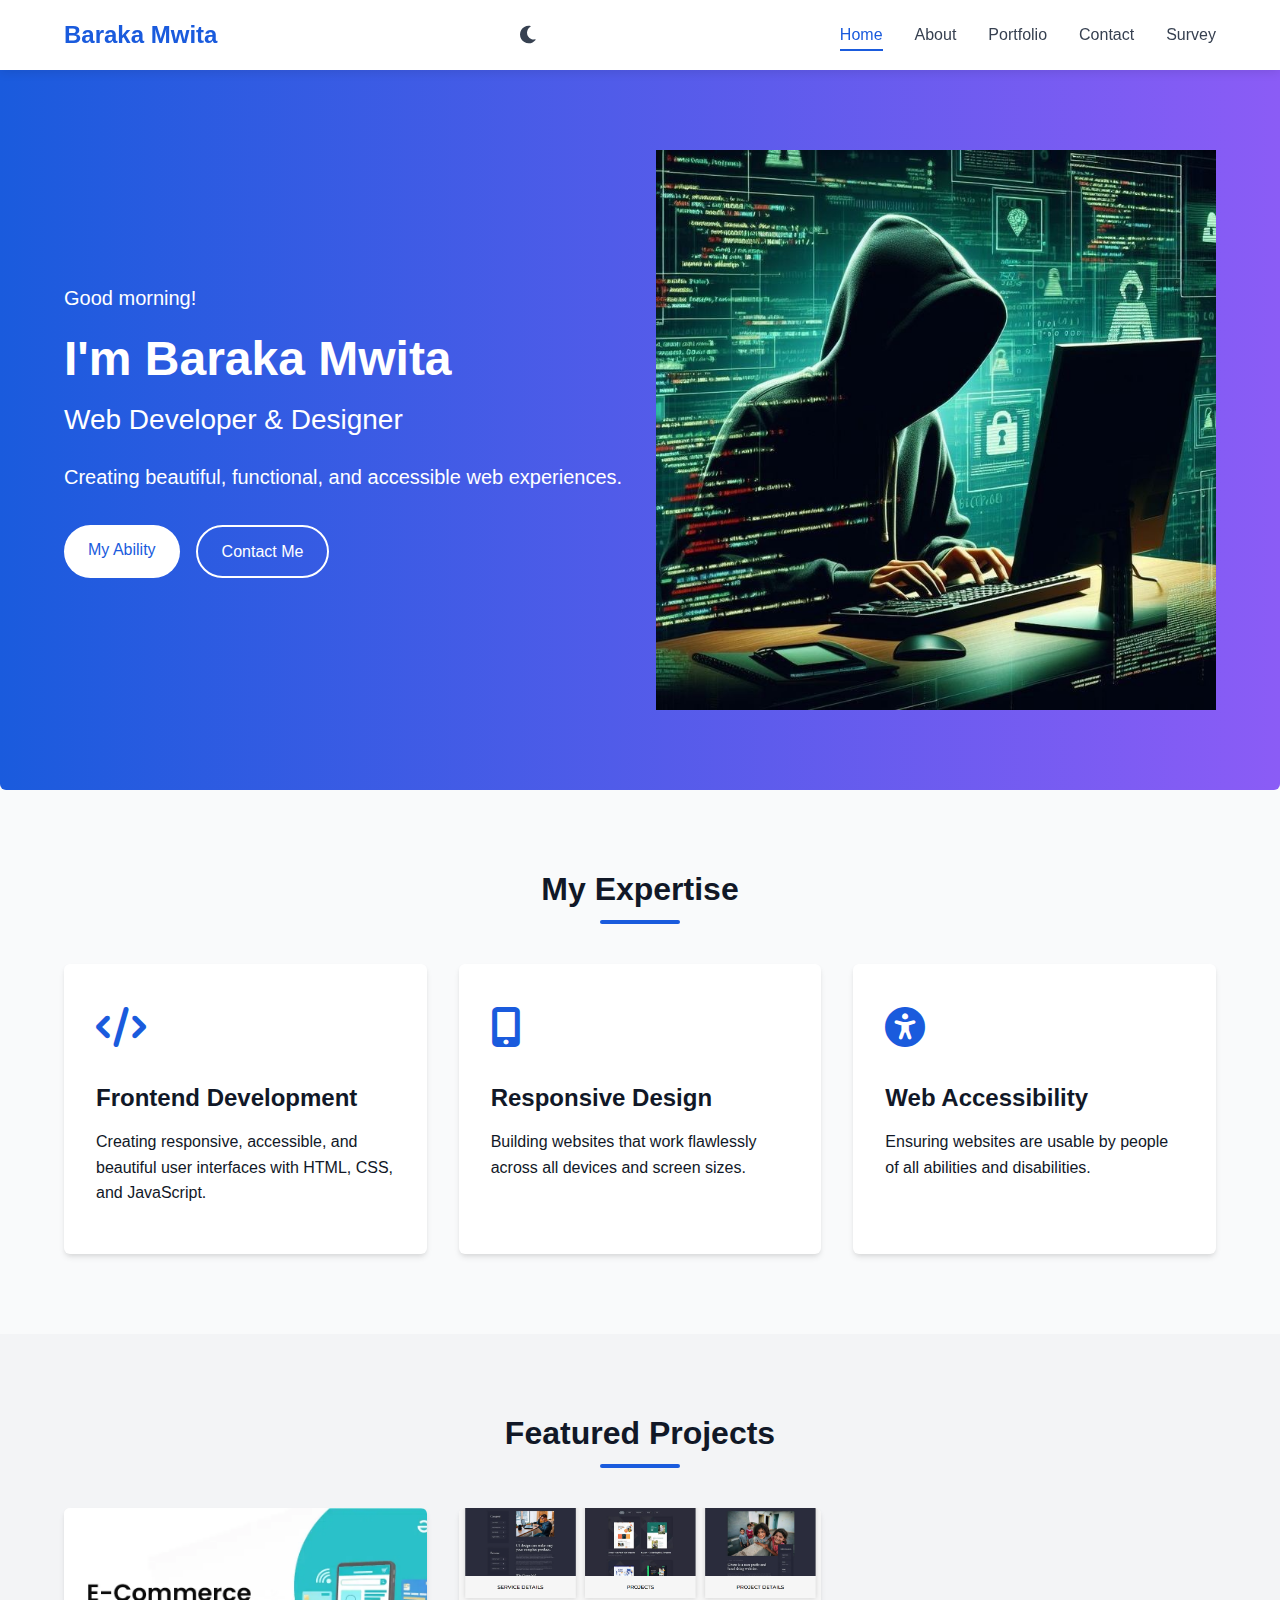
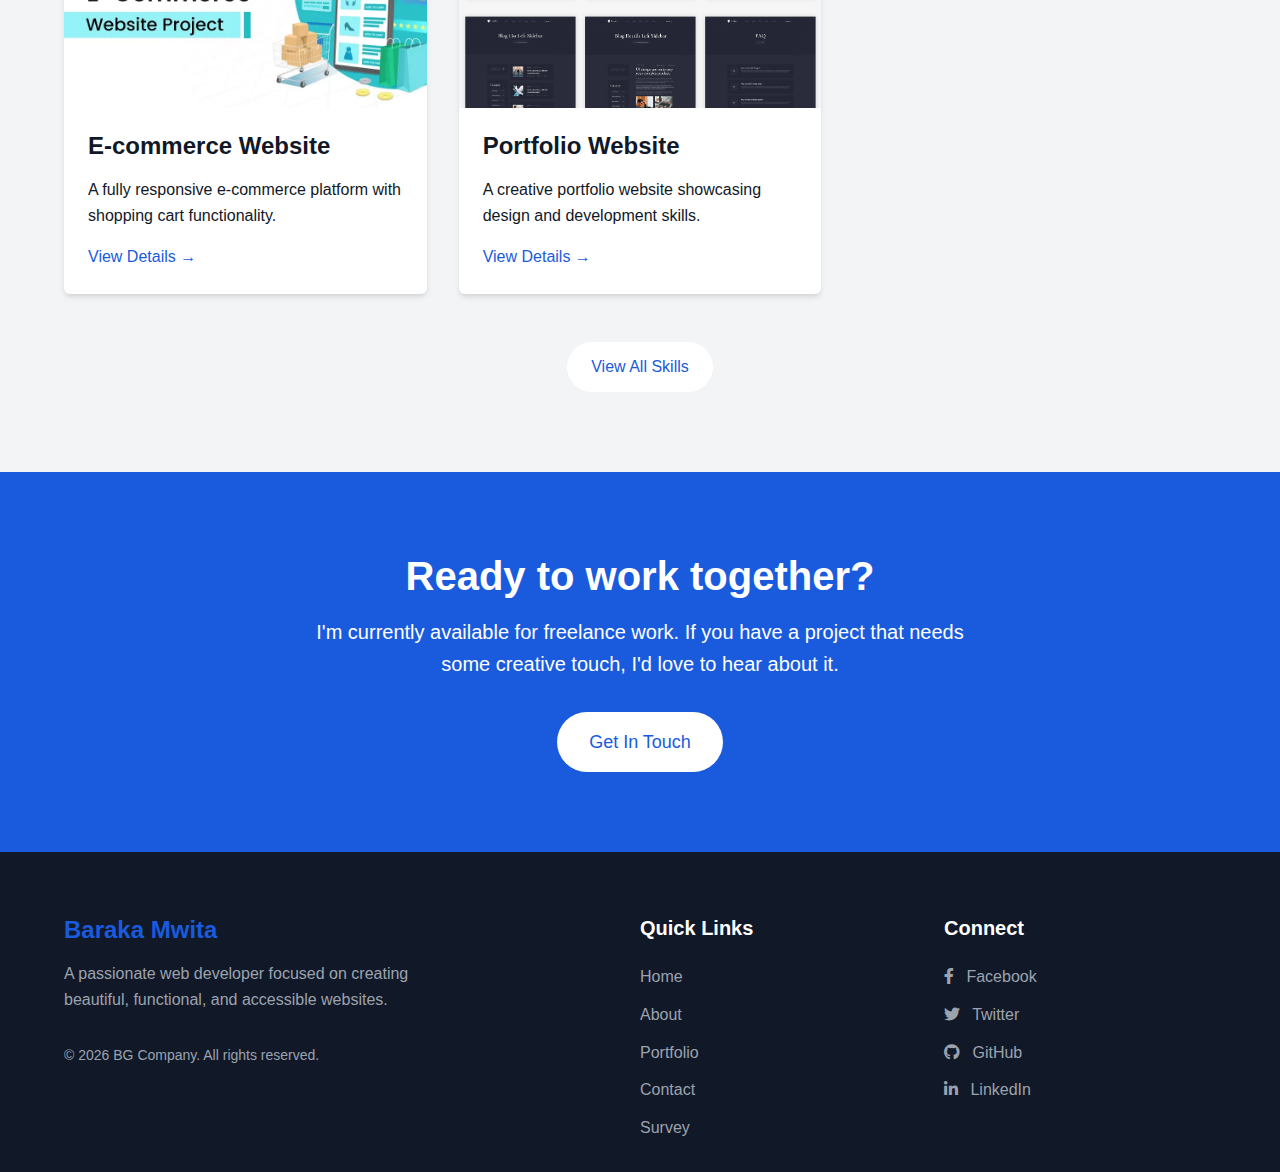
<file: index.html>
<!DOCTYPE html>
<html lang="en">
<head>
    <meta charset="UTF-8">
    <meta name="viewport" content="width=device-width, initial-scale=1.0">
    <meta name="description" content="Personal portfolio showcasing web development skills and projects">
    <meta name="keywords" content="web development, frontend, portfolio, HTML, CSS, JavaScript">
    <meta name="author" content="Baraka Mwita">
    <title>My Portfolio | Web Developer</title>
    <link rel="stylesheet" href="styles.css">
    <link rel="stylesheet" href="print.css" media="print">
    <link rel="stylesheet" href="https://cdnjs.cloudflare.com/ajax/libs/font-awesome/6.0.0/css/all.min.css">
</head>
<body>
    <header class="main-header">
        <div class="container">
            <div class="header-content">
                <a href="index.html" class="logo">Baraka Mwita</a>
                <button id="theme-toggle" aria-label="Toggle dark/light mode">
                    <i class="fas fa-moon"></i>
                </button>
                <button id="mobile-menu-toggle" aria-label="Toggle menu">
                    <i class="fas fa-bars"></i>
                </button>
                <nav class="main-nav">
                    <ul>
                        <li><a href="index.html" class="active">Home</a></li>
                        <li><a href="about.html">About</a></li>
                        <li><a href="portfolio.html">Portfolio</a></li>
                        <li><a href="contact.html">Contact</a></li>
                        <li><a href="survey.html">Survey</a></li>
                    </ul>
                </nav>
            </div>
            <nav id="mobile-menu" class="mobile-nav">
                <ul>
                    <li><a href="index.html" class="active">Home</a></li>
                    <li><a href="about.html">About</a></li>
                    <li><a href="portfolio.html">Portfolio</a></li>
                    <li><a href="contact.html">Contact</a></li>
                    <li><a href="survey.html">Survey</a></li>
                </ul>
            </nav>
        </div>
    </header>

    <main>
        <section class="hero">
            <div class="container">
                <div class="hero-content">
                    <div id="greeting" class="greeting"></div>
                    <h1>I'm <span class="highlight">Baraka Mwita</span></h1>
                    <h2>Web Developer & Designer</h2>
                    <p>Creating beautiful, functional, and accessible web experiences.</p>
                    <div class="cta-buttons">
                        <a href="portfolio.html" class="btn btn-primary">My Ability</a>
                        <a href="contact.html" class="btn btn-outline">Contact Me</a>
                    </div>
                </div>
                <div class="hero-image">
                    <img src="images/illustrationimage.jpg" alt="Developer illustration">
                </div>
            </div>
        </section>

        <section class="featured-skills">
            <div class="container">
                <h2 class="section-title">My Expertise</h2>
                <div class="skills-grid">
                    <div class="skill-card">
                        <div class="skill-icon">
                            <i class="fas fa-code"></i>
                        </div>
                        <h3>Frontend Development</h3>
                        <p>Creating responsive, accessible, and beautiful user interfaces with HTML, CSS, and JavaScript.</p>
                    </div>
                    <div class="skill-card">
                        <div class="skill-icon">
                            <i class="fas fa-mobile-alt"></i>
                        </div>
                        <h3>Responsive Design</h3>
                        <p>Building websites that work flawlessly across all devices and screen sizes.</p>
                    </div>
                    <div class="skill-card">
                        <div class="skill-icon">
                            <i class="fas fa-universal-access"></i>
                        </div>
                        <h3>Web Accessibility</h3>
                        <p>Ensuring websites are usable by people of all abilities and disabilities.</p>
                    </div>
                </div>
            </div>
        </section>

        <section class="featured-projects">
            <div class="container">
                <h2 class="section-title">Featured Projects</h2>
                <div class="projects-grid">
                    <article class="project-card">
                        <figure class="project-image">
                            <img src="images/e-commerce.webp" alt="E-commerce website project">
                        </figure>
                        <div class="project-content">
                            <h3>E-commerce Website</h3>
                            <p>A fully responsive e-commerce platform with shopping cart functionality.</p>
                            <a href="portfolio.html#project1" class="project-link">View Details &rarr;</a>
                        </div>
                    </article>
                    <article class="project-card">
                        <figure class="project-image">
                            <img src="images/portifolio.png" alt="Portfolio website project">
                        </figure>
                        <div class="project-content">
                            <h3>Portfolio Website</h3>
                            <p>A creative portfolio website showcasing design and development skills.</p>
                            <a href="portfolio.html#project2" class="project-link">View Details &rarr;</a>
                        </div>
                    </article>
                </div>
                <div class="text-center">
                    <a href="portfolio.html" class="btn btn-primary">View All Skills</a>
                </div>
            </div>
        </section>
        
        <section class="cta-section">
            <div class="container">
                <h2>Ready to work together?</h2>
                <p>I'm currently available for freelance work. If you have a project that needs some creative touch, I'd love to hear about it.</p>
                <a href="contact.html" class="btn btn-large">Get In Touch</a>
            </div>
        </section>
    </main>

    <footer class="main-footer">
        <div class="container">
            <div class="footer-grid">
                <div class="footer-info">
                    <h3>Baraka Mwita</h3>
                    <p>A passionate web developer focused on creating beautiful, functional, and accessible websites.</p>
                    <p class="copyright">&copy; <span id="current-year"></span>  BG Company. All rights reserved.</p>
                </div>
                <div class="footer-links">
                    <h4 class="h4">Quick Links</h4>
                    <ul>
                        <li><a href="index.html">Home</a></li>
                        <li><a href="about.html">About</a></li>
                        <li><a href="portfolio.html">Portfolio</a></li>
                        <li><a href="contact.html">Contact</a></li>
                        <li><a href="survey.html">Survey</a></li>
                    </ul>
                </div>
                <div class="footer-social">
                    <h4 class="h4">Connect</h4>
                    <ul class="social-links">
                        <li><a href="#" aria-label="Facebook"><i class="fab fa-facebook-f"></i> Facebook</a></li>
                        <li><a href="#" aria-label="Twitter"><i class="fab fa-twitter"></i> Twitter</a></li>
                        <li><a href="#" aria-label="GitHub"><i class="fab fa-github"></i> GitHub</a></li>
                        <li><a href="#" aria-label="LinkedIn"><i class="fab fa-linkedin-in"></i> LinkedIn</a></li>
                    </ul>
                </div>
            </div>
        </div>
    </footer>

    <script src="main.js"></script>
    <script>
        document.getElementById('current-year').textContent = new Date().getFullYear();
    </script>
</body>
</html>
</file>
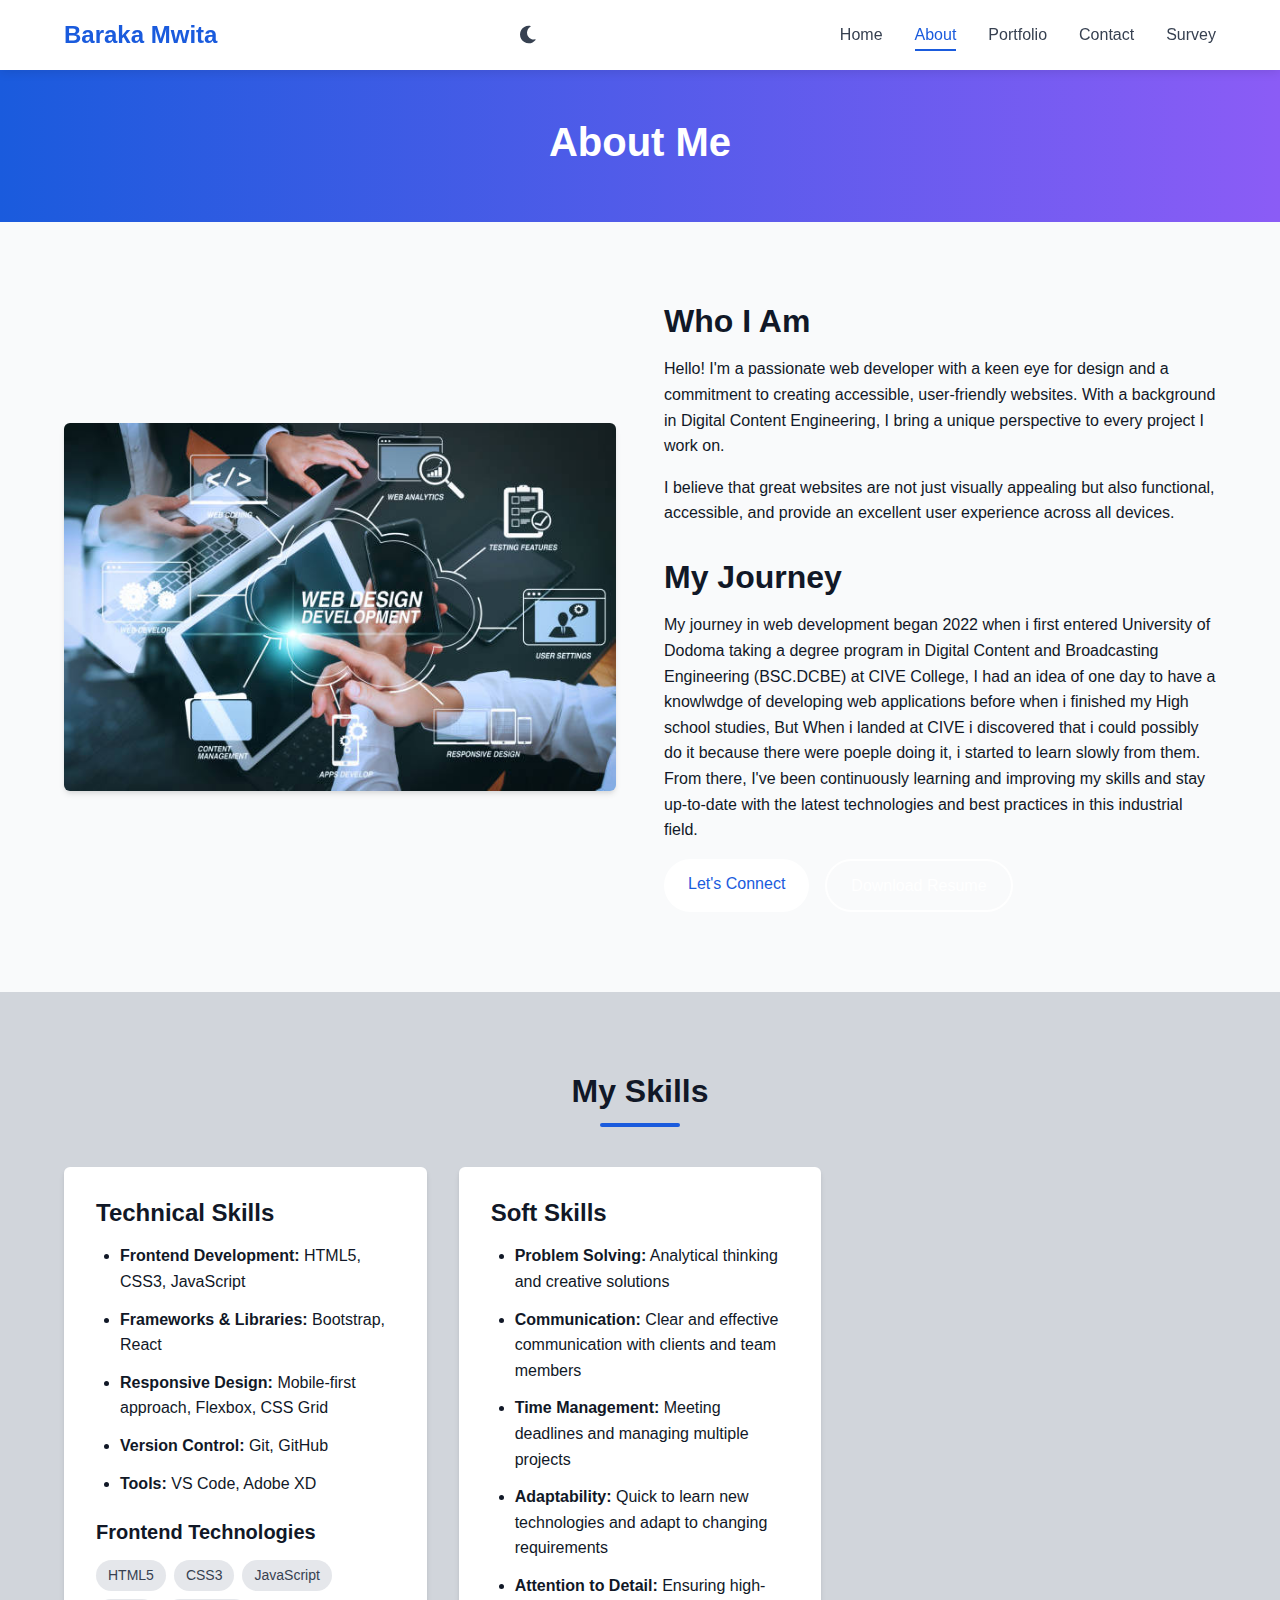
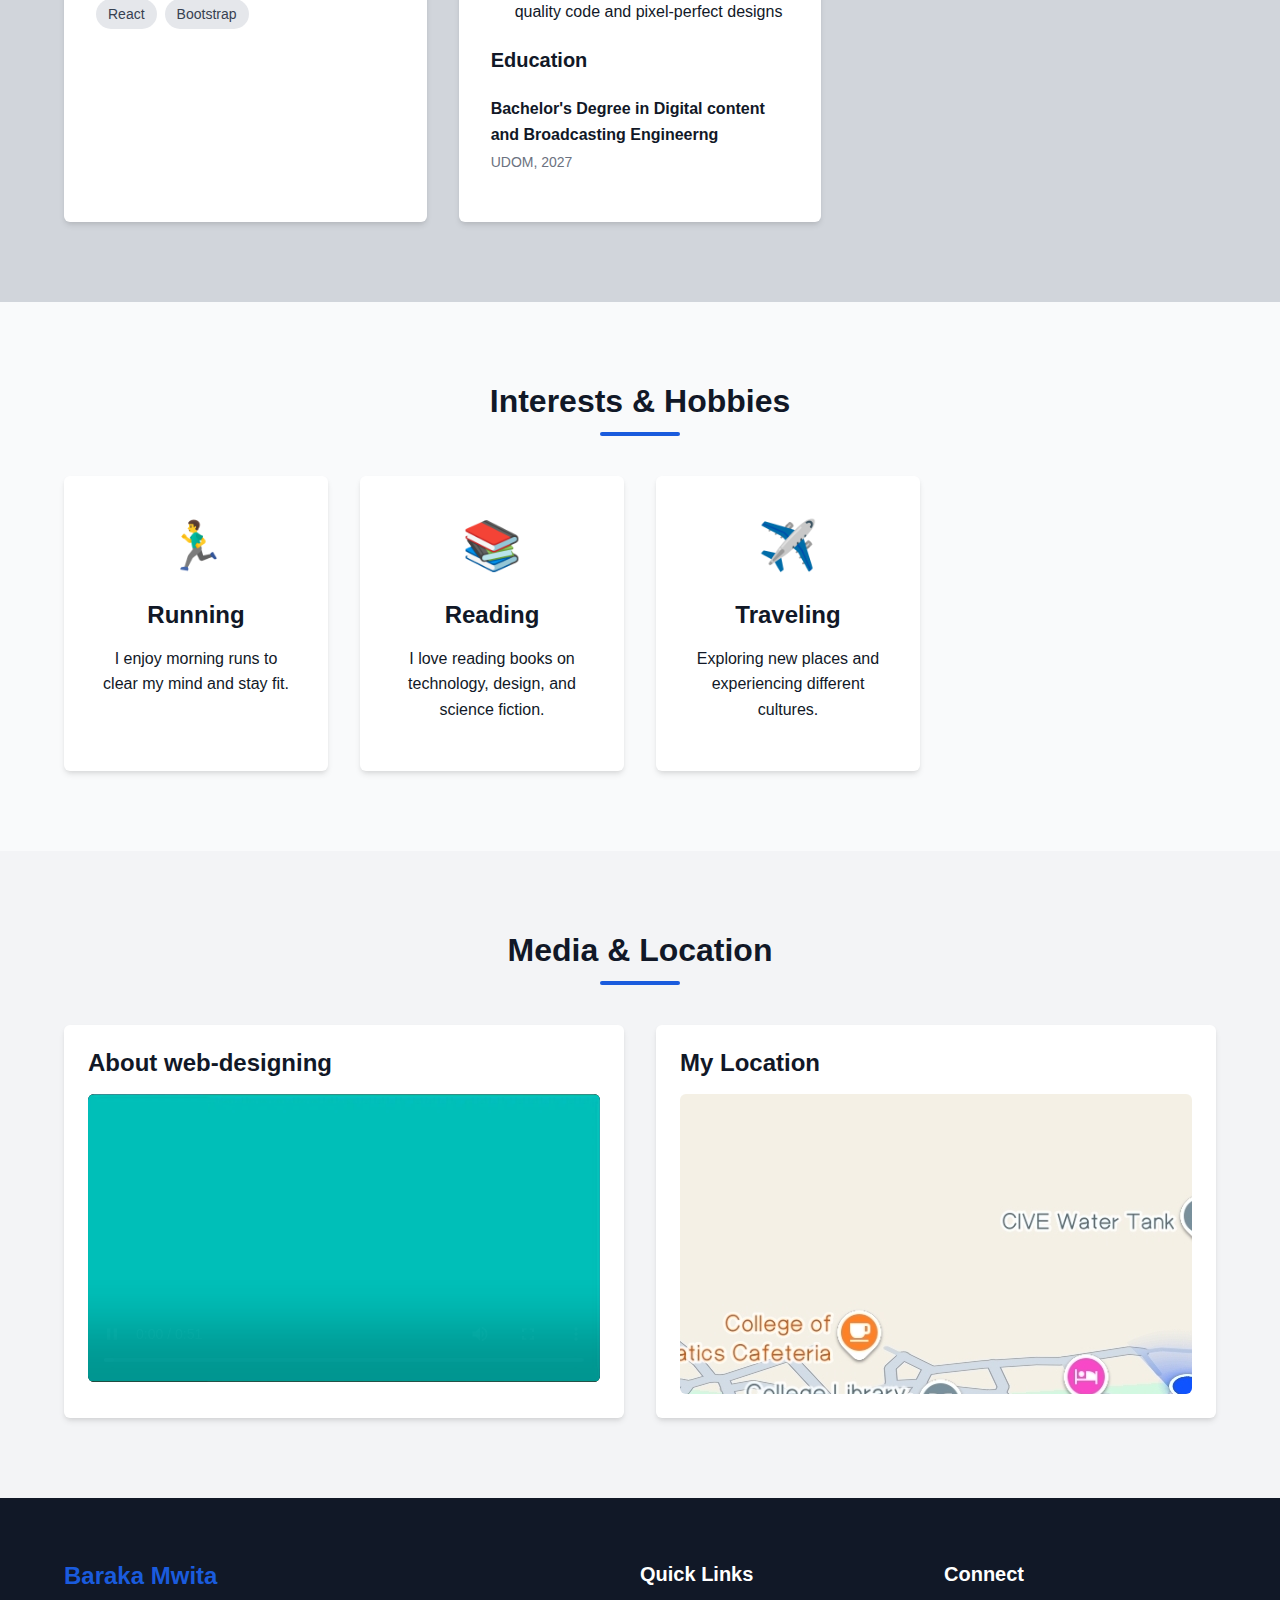
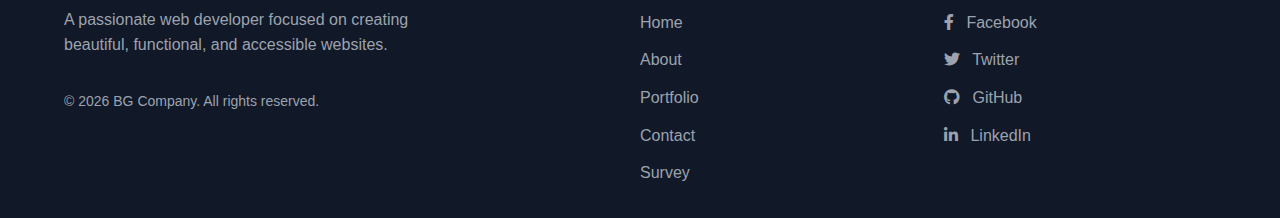
<file: about.html>
<!DOCTYPE html>
<html lang="en">
<head>
    <meta charset="UTF-8">
    <meta name="viewport" content="width=device-width, initial-scale=1.0">
    <meta name="description" content="About me - web developer and designer">
    <meta name="keywords" content="web development, frontend, portfolio, HTML, CSS, JavaScript, about">
    <meta name="author" content="Baraka Mwita">
    <title>About Me | My Portfolio</title>
    <link rel="stylesheet" href="styles.css">
    <link rel="stylesheet" href="print.css" media="print">
    <link rel="stylesheet" href="https://cdnjs.cloudflare.com/ajax/libs/font-awesome/6.0.0/css/all.min.css">
</head>
<body>
    <header class="main-header">
        <div class="container">
            <div class="header-content">
                <a href="index.html" class="logo">Baraka Mwita</a>
                <button id="theme-toggle" aria-label="Toggle dark/light mode">
                    <i class="fas fa-moon"></i>
                </button>
                <button id="mobile-menu-toggle" aria-label="Toggle menu">
                    <i class="fas fa-bars"></i>
                </button>
                <nav class="main-nav">
                    <ul>
                        <li><a href="index.html">Home</a></li>
                        <li><a href="about.html" class="active">About</a></li>
                        <li><a href="portfolio.html">Portfolio</a></li>
                        <li><a href="contact.html">Contact</a></li>
                        <li><a href="survey.html">Survey</a></li>
                    </ul>
                </nav>
            </div>
            <nav id="mobile-menu" class="mobile-nav">
                <ul>
                    <li><a href="index.html">Home</a></li>
                    <li><a href="about.html" class="active">About</a></li>
                    <li><a href="portfolio.html">Portfolio</a></li>
                    <li><a href="contact.html">Contact</a></li>
                    <li><a href="survey.html">Survey</a></li>
                </ul>
            </nav>
        </div>
    </header>

    <main>
        <section class="page-header">
            <div class="container">
                <h1>About Me</h1>
            </div>
        </section>
        <section class="about-section">
            <div class="container">
                <div class="about-grid">
                    <div class="about-image">
                        <img src="images/webdesign.jpg" alt="Professional portrait of me">
                    </div>
                    <div class="about-content">
                        <h2>Who I Am</h2>
                        <p>Hello! I'm a passionate web developer with a keen eye for design and a commitment to creating accessible, user-friendly websites. With a background in Digital Content Engineering, I bring a unique perspective to every project I work on.</p>
                        <p>I believe that great websites are not just visually appealing but also functional, accessible, and provide an excellent user experience across all devices.</p>

                        <h2>My Journey</h2>
                        <p>My journey in web development began 2022 when i first entered  University of Dodoma taking a degree program in Digital Content and Broadcasting Engineering (BSC.DCBE) at CIVE College, I had an idea of one day to have a knowlwdge of developing web applications before when i finished my High school studies, But When i landed at CIVE i discovered that i could possibly do it because there were poeple doing it, i started to learn slowly from them. From there, I've been continuously learning and improving my skills and stay up-to-date with the latest technologies and best practices in this industrial field.</p>

                        <div class="cta-buttons">
                            <a href="contact.html" class="btn btn-primary">Let's Connect</a>
                            <a href="files/resume.pdf" class="btn btn-outline" download>Download Resume</a>
                        </div>
                    </div>
                </div>
            </div>
        </section>

        <section class="skills-section">
            <div class="container">
                <h2 class="section-title">My Skills</h2>
                <div class="skills-grid">
                    <div class="skills-technical">
                        <h3>Technical Skills</h3>

                        <ul class="skills-list">
                            <li><strong>Frontend Development:</strong> HTML5, CSS3, JavaScript</li>
                            <li><strong>Frameworks & Libraries:</strong> Bootstrap, React</li>
                            <li><strong>Responsive Design:</strong> Mobile-first approach, Flexbox, CSS Grid</li>
                            <li><strong>Version Control:</strong> Git, GitHub</li>
                            <li><strong>Tools:</strong> VS Code, Adobe XD</li>
                        </ul>

                        <h4>Frontend Technologies</h4>
                        <div class="tags-container">
                            <span class="tag">HTML5</span>
                            <span class="tag">CSS3</span>
                            <span class="tag">JavaScript</span>
                            <span class="tag">React</span>
                            <span class="tag">Bootstrap</span>
                        </div>
                    </div>

                    <div class="skills-soft">
                        <h3>Soft Skills</h3>

                        <ul class="skills-list">
                            <li><strong>Problem Solving:</strong> Analytical thinking and creative solutions</li>
                            <li><strong>Communication:</strong> Clear and effective communication with clients and team members</li>
                            <li><strong>Time Management:</strong> Meeting deadlines and managing multiple projects</li>
                            <li><strong>Adaptability:</strong> Quick to learn new technologies and adapt to changing requirements</li>
                            <li><strong>Attention to Detail:</strong> Ensuring high-quality code and pixel-perfect designs</li>
                        </ul>

                        <h4>Education</h4>
                        <ul class="education-list">
                            <li>
                                <p class="education-degree">Bachelor's Degree in Digital content and Broadcasting Engineerng</p>
                                <p class="education-school">UDOM, 2027</p>
                            </li>
                        </ul>
                    </div>
                </div>
            </div>
        </section>
        <section class="interests-section">
            <div class="container">
                <h2 class="section-title">Interests & Hobbies</h2>

                <div class="interests-grid">
                    <div class="interest-card">
                        <div class="interest-emoji">🏃‍♂️</div>
                        <h3>Running</h3>
                        <p>I enjoy morning runs to clear my mind and stay fit.</p>
                    </div>

                    <div class="interest-card">
                        <div class="interest-emoji">📚</div>
                        <h3>Reading</h3>
                        <p>I love reading books on technology, design, and science fiction.</p>
                    </div>

                    <div class="interest-card">
                        <div class="interest-emoji">✈️</div>
                        <h3>Traveling</h3>
                        <p>Exploring new places and experiencing different cultures.</p>
                    </div>
                </div>
            </div>
        </section>
        <section class="media-section">
            <div class="container">
                <h2 class="section-title">Media & Location</h2>
                
                <div class="media-grid">
                    <div class="media-item">
                        <h3>About web-designing</h3>
                        <div class="video-container">
                            <iframe width="560" height="315" src="videos/webdesignin30s.mp4" title="YouTube video player" frameborder="0" allow="accelerometer; autoplay; clipboard-write; encrypted-media; gyroscope; picture-in-picture" allowfullscreen></iframe>
                        </div>
                    </div>
                    
                    <div class="media-item">
                        <h3>My Location</h3>
                        <div class="map-container">
                            <iframe src="images/location.jpg" width="100%" height="100%" style="border:0;" allowfullscreen="" loading="lazy"></iframe>
                        </div>
                    </div>
                </div>
            </div>
        </section>
    </main>

    <footer class="main-footer">
        <div class="container">
            <div class="footer-grid">
                <div class="footer-info">
                    <h3>Baraka Mwita</h3>
                    <p>A passionate web developer focused on creating beautiful, functional, and accessible websites.</p>
                    <p class="copyright">&copy; <span id="current-year"></span> BG Company. All rights reserved.</p>
                </div>
                <div class="footer-links">
                    <h4 class="h4">Quick Links</h4>
                    <ul>
                        <li><a href="index.html">Home</a></li>
                        <li><a href="about.html">About</a></li>
                        <li><a href="portfolio.html">Portfolio</a></li>
                        <li><a href="contact.html">Contact</a></li>
                        <li><a href="survey.html">Survey</a></li>
                    </ul>
                </div>
                <div class="footer-social">
                    <h4 class="h4">Connect</h4>
                    <ul class="social-links">
                        <li><a href="#" aria-label="Facebook"><i class="fab fa-facebook-f"></i> Facebook</a></li>
                        <li><a href="#" aria-label="Twitter"><i class="fab fa-twitter"></i> Twitter</a></li>
                        <li><a href="#" aria-label="GitHub"><i class="fab fa-github"></i> GitHub</a></li>
                        <li><a href="#" aria-label="LinkedIn"><i class="fab fa-linkedin-in"></i> LinkedIn</a></li>
                    </ul>
                </div>
            </div>
        </div>
    </footer>

    <script src="main.js"></script>
    <script>
        document.getElementById('current-year').textContent = new Date().getFullYear();
    </script>
</body>
</html>
</file>
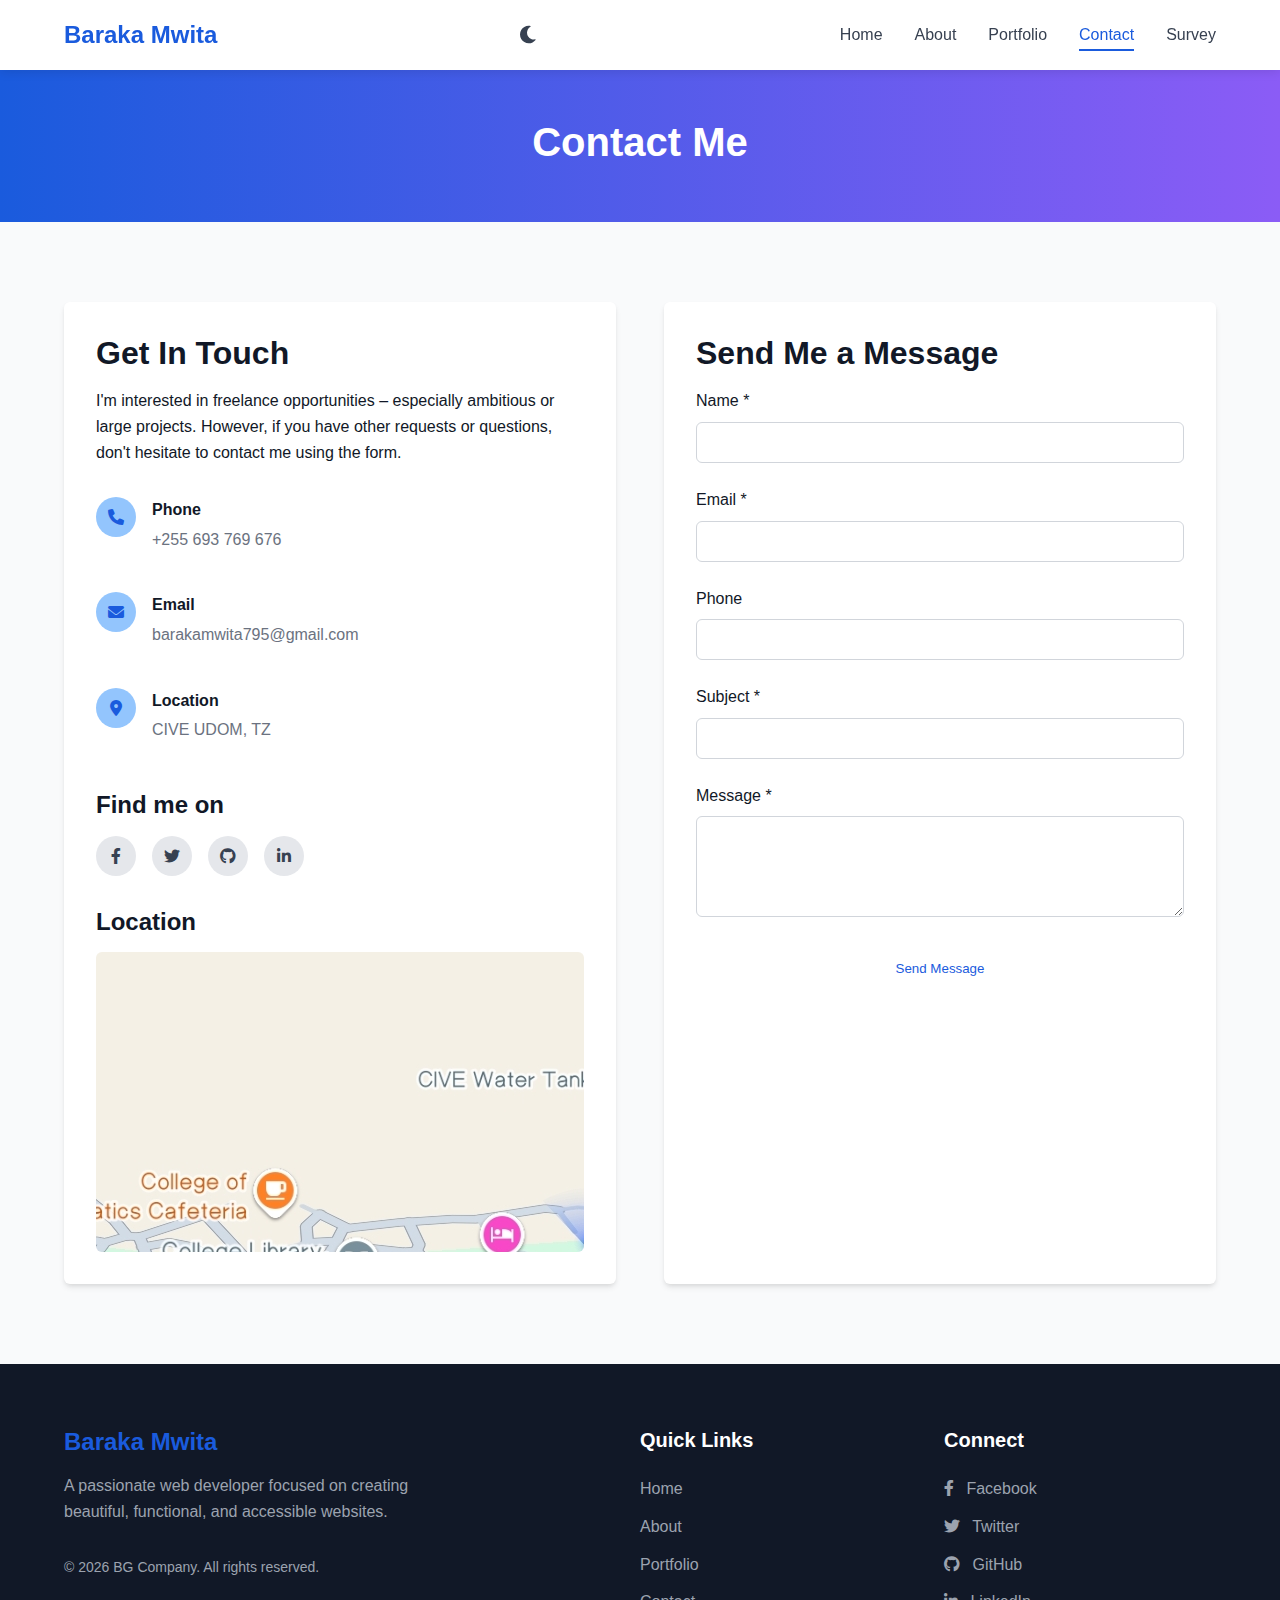
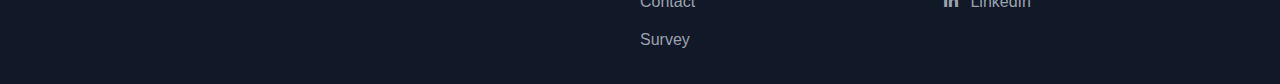
<file: contact.html>
<!DOCTYPE html>
<html lang="en">
<head>
    <meta charset="UTF-8">
    <meta name="viewport" content="width=device-width, initial-scale=1.0">
    <meta name="description" content="Contact me for web development projects and inquiries">
    <meta name="keywords" content="web development, frontend, portfolio, contact, HTML, CSS, JavaScript">
    <meta name="author" content="Baraka Mwita">
    <title>Contact Me | My Portfolio</title>
    <link rel="stylesheet" href="styles.css">
    <link rel="stylesheet" href="print.css" media="print">
    <link rel="stylesheet" href="https://cdnjs.cloudflare.com/ajax/libs/font-awesome/6.0.0/css/all.min.css">
</head>
<body>
    <header class="main-header">
        <div class="container">
            <div class="header-content">
                <a href="index.html" class="logo">Baraka Mwita</a>
                <button id="theme-toggle" aria-label="Toggle dark/light mode">
                    <i class="fas fa-moon"></i>
                </button>
                <button id="mobile-menu-toggle" aria-label="Toggle menu">
                    <i class="fas fa-bars"></i>
                </button>
                <nav class="main-nav">
                    <ul>
                        <li><a href="index.html">Home</a></li>
                        <li><a href="about.html">About</a></li>
                        <li><a href="portfolio.html">Portfolio</a></li>
                        <li><a href="contact.html" class="active">Contact</a></li>
                        <li><a href="survey.html">Survey</a></li>
                    </ul>
                </nav>
            </div>
            <nav id="mobile-menu" class="mobile-nav">
                <ul>
                    <li><a href="index.html">Home</a></li>
                    <li><a href="about.html">About</a></li>
                    <li><a href="portfolio.html">Portfolio</a></li>
                    <li><a href="contact.html" class="active">Contact</a></li>
                    <li><a href="survey.html">Survey</a></li>
                </ul>
            </nav>
        </div>
    </header>

    <main>
        <section class="page-header">
            <div class="container">
                <h1>Contact Me</h1>
            </div>
        </section>

        <section class="contact-section">
            <div class="container">
                <div class="contact-grid">
                    <div class="contact-info">
                        <h2>Get In Touch</h2>
                        <p>I'm interested in freelance opportunities – especially ambitious or large projects. However, if you have other requests or questions, don't hesitate to contact me using the form.</p>

                        <div class="contact-methods">
                            <div class="contact-method">
                                <div class="contact-icon">
                                    <i class="fas fa-phone"></i>
                                </div>
                                <div>
                                    <p class="contact-label">Phone</p>
                                    <p class="contact-value">+255 693 769 676</p>
                                </div>
                            </div>

                            <div class="contact-method">
                                <div class="contact-icon">
                                    <i class="fas fa-envelope"></i>
                                </div>
                                <div>
                                    <p class="contact-label">Email</p>
                                    <p class="contact-value">barakamwita795@gmail.com</p>
                                </div>
                            </div>

                            <div class="contact-method">
                                <div class="contact-icon">
                                    <i class="fas fa-map-marker-alt"></i>
                                </div>
                                <div>
                                    <p class="contact-label">Location</p>
                                    <p class="contact-value">CIVE UDOM, TZ</p>
                                </div>
                            </div>
                        </div>

                        <div class="social-section">
                            <h3>Find me on</h3>
                            <div class="social-icons">
                                <a href="#" class="social-icon" aria-label="Facebook">
                                    <i class="fab fa-facebook-f"></i>
                                </a>
                                <a href="#" class="social-icon" aria-label="Twitter">
                                    <i class="fab fa-twitter"></i>
                                </a>
                                <a href="#" class="social-icon" aria-label="GitHub">
                                    <i class="fab fa-github"></i>
                                </a>
                                <a href="#" class="social-icon" aria-label="LinkedIn">
                                    <i class="fab fa-linkedin-in"></i>
                                </a>
                            </div>
                        </div>

                        <div class="map-section">
                            <h3>Location</h3>
                            <div class="map-container">
                                <iframe src="images/location.jpg" width="100%" height="100%" style="border:0;" allowfullscreen="" loading="lazy" title="Google Maps location"></iframe>
                            </div>
                        </div>
                    </div>

                    <div class="contact-form">
                        <h2>Send Me a Message</h2>
                        
                        <div id="success-message" class="success-message" style="display: none;">
                            <h3>Message Sent!</h3>
                            <p>Thank you for your message. I'll get back to you as soon as possible.</p>
                        </div>

                        <form id="contact-form">
                            <div class="form-group">
                                <label for="name" class="form-label">Name <span class="required">*</span></label>
                                <input type="text" id="name" name="name" class="form-control" required>
                            </div>

                            <div class="form-group">
                                <label for="email" class="form-label">Email <span class="required">*</span></label>
                                <input type="email" id="email" name="email" class="form-control" required>
                            </div>

                            <div class="form-group">
                                <label for="phone" class="form-label">Phone</label>
                                <input type="tel" id="phone" name="phone" class="form-control">
                            </div>

                            <div class="form-group">
                                <label for="subject" class="form-label">Subject <span class="required">*</span></label>
                                <input type="text" id="subject" name="subject" class="form-control" required>
                            </div>

                            <div class="form-group">
                                <label for="message" class="form-label">Message <span class="required">*</span></label>
                                <textarea id="message" name="message" rows="5" class="form-control" required></textarea>
                            </div>

                            <div id="form-error" class="error-alert" style="display: none;"></div>

                            <button type="submit" class="btn btn-primary form-submit" id="submit-btn">Send Message</button>
                        </form>
                    </div>
                </div>
            </div>
        </section>
    </main>

    <footer class="main-footer">
        <div class="container">
            <div class="footer-grid">
                <div class="footer-info">
                    <h3>Baraka Mwita</h3>
                    <p>A passionate web developer focused on creating beautiful, functional, and accessible websites.</p>
                    <p class="copyright">&copy; <span id="current-year"></span> BG Company. All rights reserved.</p>
                </div>
                <div class="footer-links">
                    <h4 class="h4">Quick Links</h4>
                    <ul>
                        <li><a href="index.html">Home</a></li>
                        <li><a href="about.html">About</a></li>
                        <li><a href="portfolio.html">Portfolio</a></li>
                        <li><a href="contact.html">Contact</a></li>
                        <li><a href="survey.html">Survey</a></li>
                    </ul>
                </div>
                <div class="footer-social">
                    <h4 class="h4">Connect</h4>
                    <ul class="social-links">
                        <li><a href="#" aria-label="Facebook"><i class="fab fa-facebook-f"></i> Facebook</a></li>
                        <li><a href="#" aria-label="Twitter"><i class="fab fa-twitter"></i> Twitter</a></li>
                        <li><a href="#" aria-label="GitHub"><i class="fab fa-github"></i> GitHub</a></li>
                        <li><a href="#" aria-label="LinkedIn"><i class="fab fa-linkedin-in"></i> LinkedIn</a></li>
                    </ul>
                </div>
            </div>
        </div>
    </footer>

    <script src="main.js"></script>
    <script>
        document.getElementById('current-year').textContent = new Date().getFullYear();
        
        document.addEventListener('DOMContentLoaded', function() {
            const contactForm = document.getElementById('contact-form');
            const successMessage = document.getElementById('success-message');
            const formError = document.getElementById('form-error');
            const submitBtn = document.getElementById('submit-btn');
            
            if (contactForm) {
                contactForm.addEventListener('submit', function(e) {
                    e.preventDefault();
                    
                    submitBtn.textContent = 'Sending...';
                    submitBtn.disabled = true;
                
                    setTimeout(function() {
                        
                        contactForm.style.display = 'none';
                        successMessage.style.display = 'block';
                    
                        contactForm.reset();
                    
                        submitBtn.textContent = 'Send Message';
                        submitBtn.disabled = false;
                    }, 1500);
                });
            }
        });
    </script>
</body>
</html>
</file>
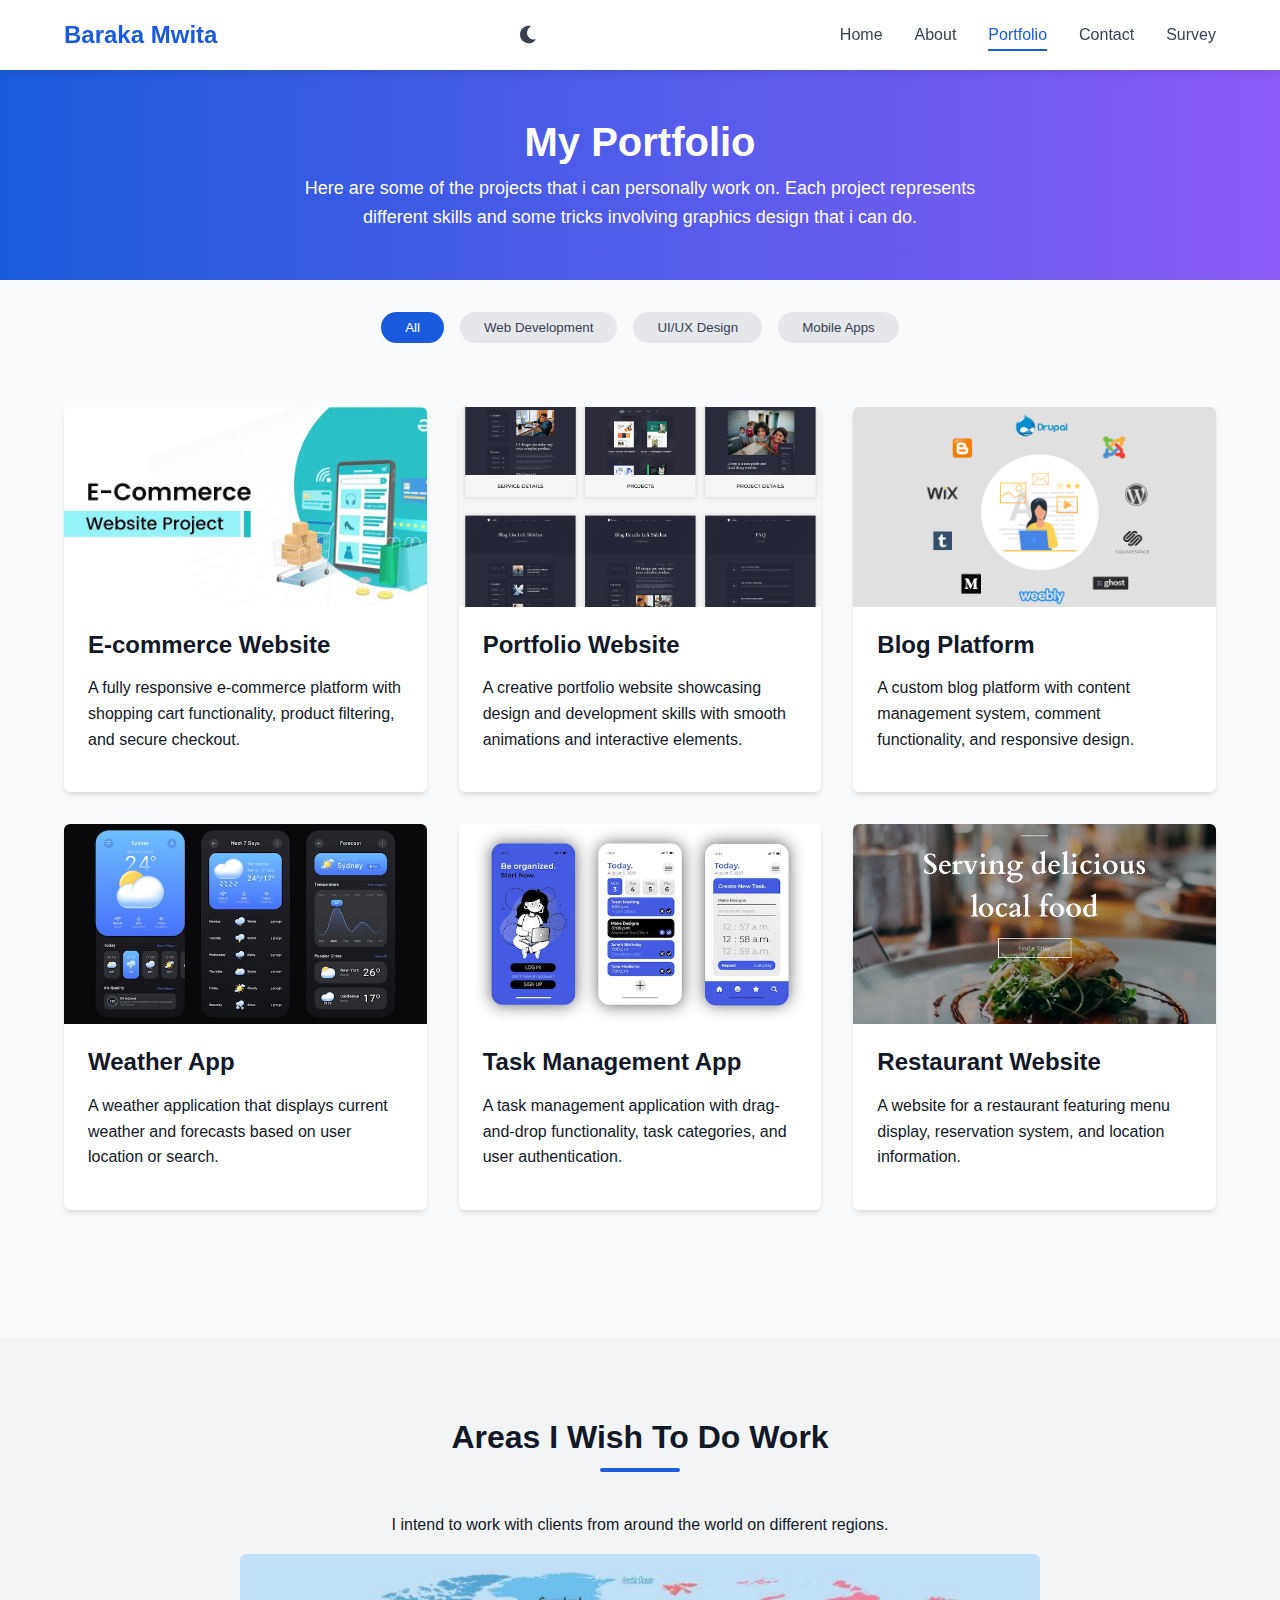
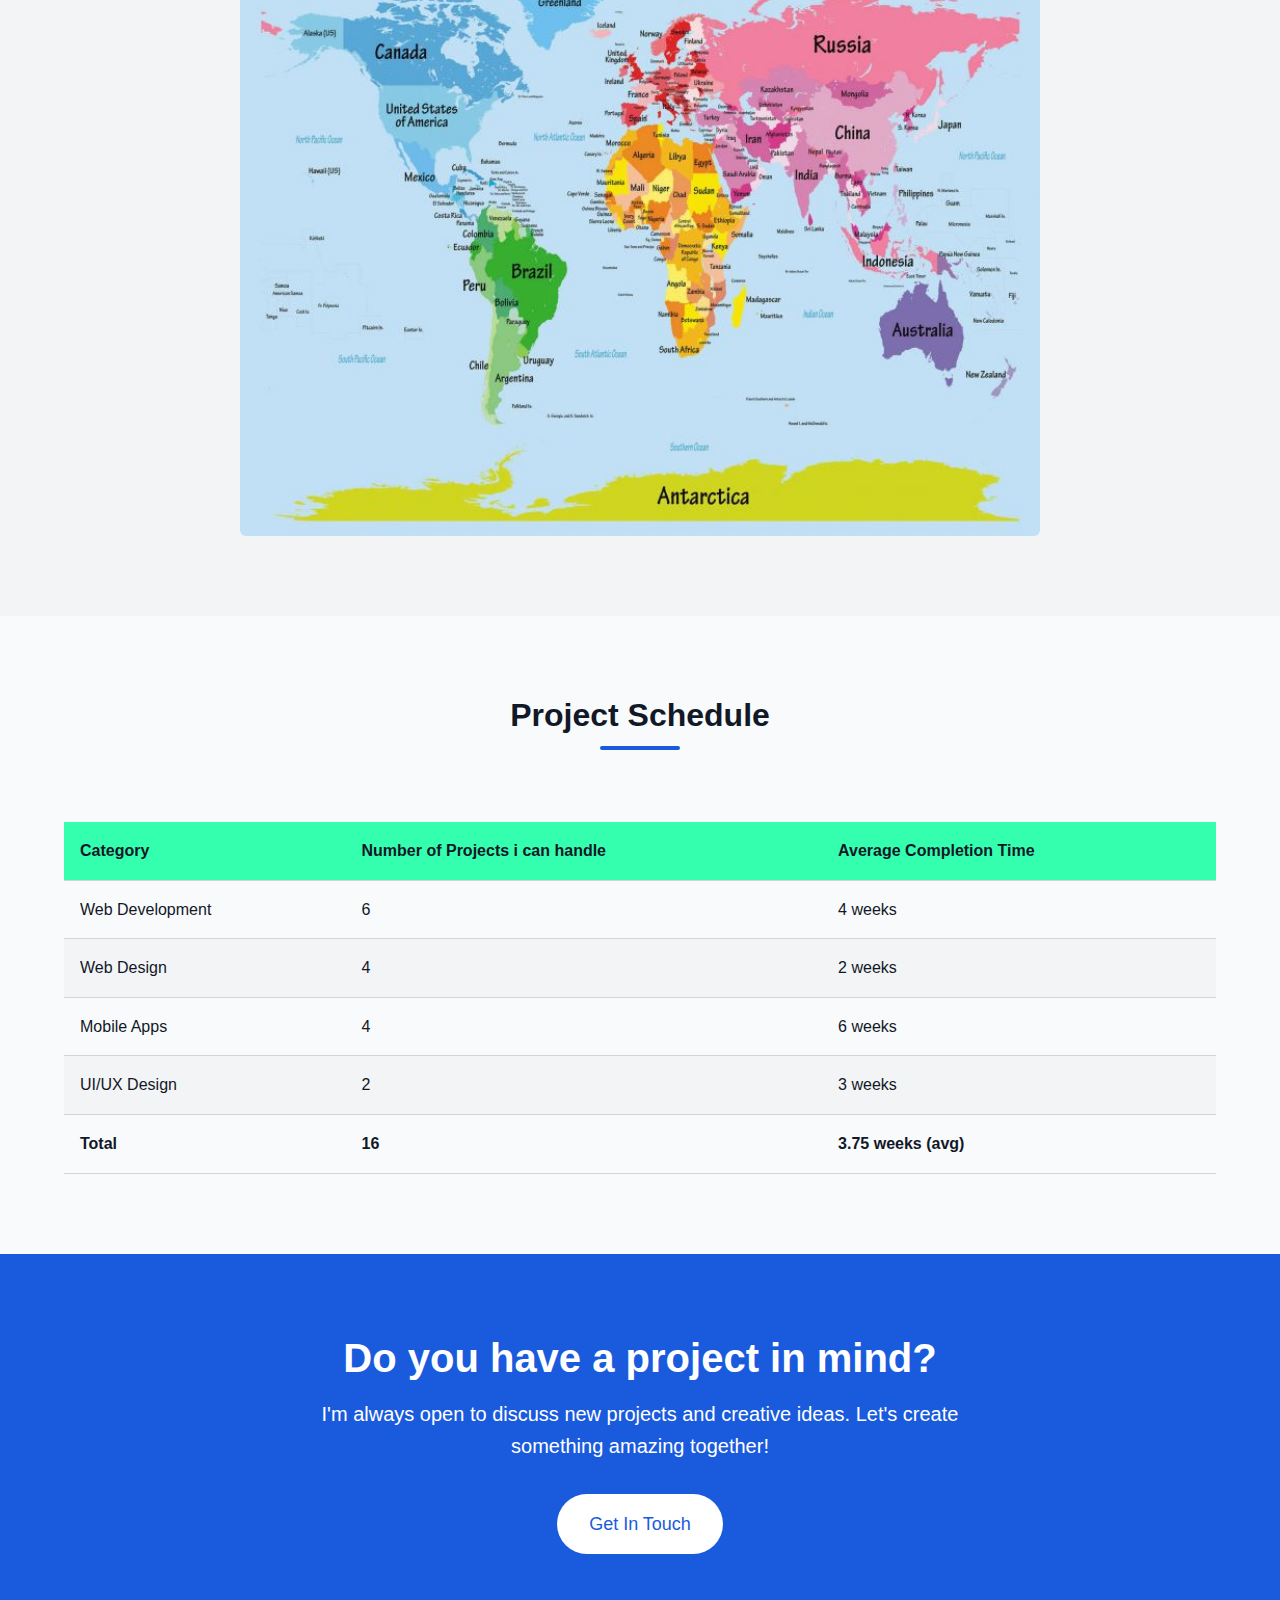
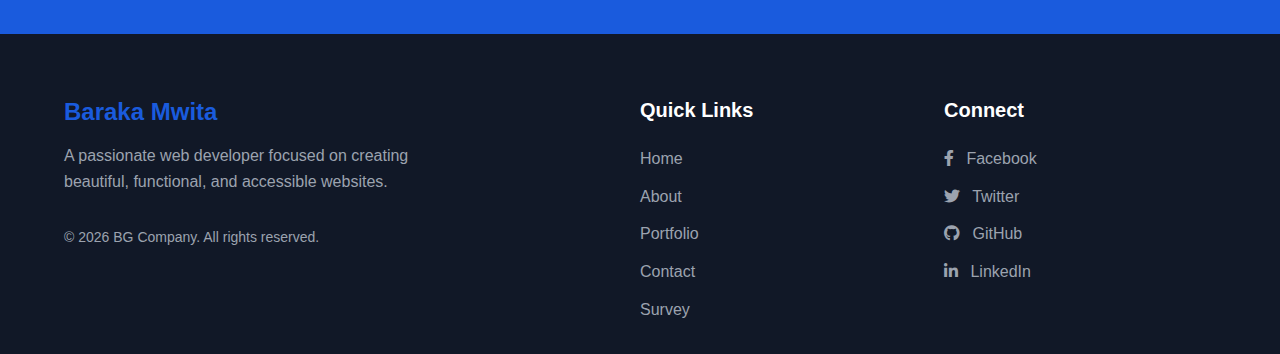
<file: portfolio.html>
<!DOCTYPE html>
<html lang="en">
<head>
    <meta charset="UTF-8">
    <meta name="viewport" content="width=device-width, initial-scale=1.0">
    <meta name="description" content="Portfolio of web development and design projects">
    <meta name="keywords" content="web development, frontend, portfolio, projects, HTML, CSS, JavaScript">
    <meta name="author" content="Baraka Mwita">
    <title>Portfolio | My Projects</title>
    <link rel="stylesheet" href="styles.css">
    <link rel="stylesheet" href="print.css" media="print">
    <link rel="stylesheet" href="https://cdnjs.cloudflare.com/ajax/libs/font-awesome/6.0.0/css/all.min.css">
</head>
<body>
    <header class="main-header">
        <div class="container">
            <div class="header-content">
                <a href="index.html" class="logo">Baraka Mwita</a>
                <button id="theme-toggle" aria-label="Toggle dark/light mode">
                    <i class="fas fa-moon"></i>
                </button>
                <button id="mobile-menu-toggle" aria-label="Toggle menu">
                    <i class="fas fa-bars"></i>
                </button>
                <nav class="main-nav">
                    <ul>
                        <li><a href="index.html">Home</a></li>
                        <li><a href="about.html">About</a></li>
                        <li><a href="portfolio.html" class="active">Portfolio</a></li>
                        <li><a href="contact.html">Contact</a></li>
                        <li><a href="survey.html">Survey</a></li>
                    </ul>
                </nav>
            </div>
            <nav id="mobile-menu" class="mobile-nav">
                <ul>
                    <li><a href="index.html">Home</a></li>
                    <li><a href="about.html">About</a></li>
                    <li><a href="portfolio.html" class="active">Portfolio</a></li>
                    <li><a href="contact.html">Contact</a></li>
                    <li><a href="survey.html">Survey</a></li>
                </ul>
            </nav>
        </div>
    </header>

    <main>
        <section class="page-header">
            <div class="container">
                <h1>My Portfolio</h1>
                <p class="page-description">Here are some of the projects that i can personally work on. Each project represents different skills and some tricks involving graphics design that i can do.</p>
            </div>
        </section>

        <section class="portfolio-filter">
            <div class="container">
                <div class="filter-buttons">
                    <button class="filter-btn active" data-filter="all">All</button>
                    <button class="filter-btn" data-filter="web-development">Web Development</button>
                    <button class="filter-btn" data-filter="ui-design">UI/UX Design</button>
                    <button class="filter-btn" data-filter="mobile-app">Mobile Apps</button>
                </div>
            </div>
        </section>

        <section class="portfolio-projects">
            <div class="container">
                <div class="projects-grid">
                    <article class="project-card" id="project1" data-category="web-development">
                        <div class="project-image">
                            <img src="images/e-commerce.webp" alt="E-commerce website project">
                            <div class="project-overlay">
                                <div class="project-actions">
                                    <button class="details-btn" data-project="project1">View Details</button>
                                </div>
                            </div>
                        </div>
                        <div class="project-content">
                            <h3>E-commerce Website</h3>
                            <p>A fully responsive e-commerce platform with shopping cart functionality, product filtering, and secure checkout.</p>
                            <div class="project-details" id="project1-details">
                                <div class="project-tags">
                                    <span class="tag">HTML</span>
                                    <span class="tag">CSS</span>
                                    <span class="tag">JavaScript</span>
                                    <span class="tag">React</span>
                                </div>
                                <div class="project-links">
                                    <a href="#" class="btn btn-sm">Live Demo</a>
                                    <a href="#" class="btn btn-sm btn-outline">View Code</a>
                                </div>
                            </div>
                        </div>
                    </article>

                    <article class="project-card" id="project2" data-category="ui-design">
                        <div class="project-image">
                            <img src="images/portifolio.png" alt="Portfolio website project">
                            <div class="project-overlay">
                                <div class="project-actions">
                                    <button class="details-btn" data-project="project2">View Details</button>
                                </div>
                            </div>
                        </div>
                        <div class="project-content">
                            <h3>Portfolio Website</h3>
                            <p>A creative portfolio website showcasing design and development skills with smooth animations and interactive elements.</p>
                            <div class="project-details" id="project2-details">
                                <div class="project-tags">
                                    <span class="tag">HTML</span>
                                    <span class="tag">CSS</span>
                                    <span class="tag">JavaScript</span>
                                </div>
                                <div class="project-links">
                                    <a href="#" class="btn btn-sm">Live Demo</a>
                                    <a href="#" class="btn btn-sm btn-outline">View Code</a>
                                </div>
                            </div>
                        </div>
                    </article>

                    <article class="project-card" id="project3" data-category="web-development">
                        <div class="project-image">
                            <img src="images/blog.jpg" alt="Blog platform project">
                            <div class="project-overlay">
                                <div class="project-actions">
                                    <button class="details-btn" data-project="project3">View Details</button>
                                </div>
                            </div>
                        </div>
                        <div class="project-content">
                            <h3>Blog Platform</h3>
                            <p>A custom blog platform with content management system, comment functionality, and responsive design.</p>
                            <div class="project-details" id="project3-details">
                                <div class="project-tags">
                                    <span class="tag">HTML</span>
                                    <span class="tag">CSS</span>
                                    <span class="tag">JavaScript</span>
                                    <span class="tag">Node.js</span>
                                </div>
                                <div class="project-links">
                                    <a href="#" class="btn btn-sm">Live Demo</a>
                                    <a href="#" class="btn btn-sm btn-outline">View Code</a>
                                </div>
                            </div>
                        </div>
                    </article>

                    <article class="project-card" id="project4" data-category="web-development">
                        <div class="project-image">
                            <img src="images/weather.jpg" alt="Weather app project">
                            <div class="project-overlay">
                                <div class="project-actions">
                                    <button class="details-btn" data-project="project4">View Details</button>
                                </div>
                            </div>
                        </div>
                        <div class="project-content">
                            <h3>Weather App</h3>
                            <p>A weather application that displays current weather and forecasts based on user location or search.</p>
                            <div class="project-details" id="project4-details">
                                <div class="project-tags">
                                    <span class="tag">HTML</span>
                                    <span class="tag">CSS</span>
                                    <span class="tag">JavaScript</span>
                                    <span class="tag">API</span>
                                </div>
                                <div class="project-links">
                                    <a href="#" class="btn btn-sm">Live Demo</a>
                                    <a href="#" class="btn btn-sm btn-outline">View Code</a>
                                </div>
                            </div>
                        </div>
                    </article>

                    <article class="project-card" id="project5" data-category="mobile-app">
                        <div class="project-image">
                            <img src="images/taskmanagement.jpg" alt="Task management app project">
                            <div class="project-overlay">
                                <div class="project-actions">
                                    <button class="details-btn" data-project="project5">View Details</button>
                                </div>
                            </div>
                        </div>
                        <div class="project-content">
                            <h3>Task Management App</h3>
                            <p>A task management application with drag-and-drop functionality, task categories, and user authentication.</p>
                            <div class="project-details" id="project5-details">
                                <div class="project-tags">
                                    <span class="tag">React</span>
                                    <span class="tag">CSS</span>
                                    <span class="tag">Firebase</span>
                                </div>
                                <div class="project-links">
                                    <a href="#" class="btn btn-sm">Live Demo</a>
                                    <a href="#" class="btn btn-sm btn-outline">View Code</a>
                                </div>
                            </div>
                        </div>
                    </article>

                    <article class="project-card" id="project6" data-category="ui-design">
                        <div class="project-image">
                            <img src="images/restaurant.png" alt="Restaurant website project">
                            <div class="project-overlay">
                                <div class="project-actions">
                                    <button class="details-btn" data-project="project6">View Details</button>
                                </div>
                            </div>
                        </div>
                        <div class="project-content">
                            <h3>Restaurant Website</h3>
                            <p>A website for a restaurant featuring menu display, reservation system, and location information.</p>
                            <div class="project-details" id="project6-details">
                                <div class="project-tags">
                                    <span class="tag">HTML</span>
                                    <span class="tag">CSS</span>
                                    <span class="tag">JavaScript</span>
                                </div>
                                <div class="project-links">
                                    <a href="#" class="btn btn-sm">Live Demo</a>
                                    <a href="#" class="btn btn-sm btn-outline">View Code</a>
                                </div>
                            </div>
                        </div>
                    </article>
                </div>
            </div>
        </section>

        <section class="image-map-section">
            <div class="container">
                <h2 class="section-title">Areas I Wish To Do Work</h2>
                <p class="section-description" style="text-align: center;">I intend to work with clients from around the world on different regions.</p>
                
                <div class="image-map-container">
                    <img src="images/worldMap.jpg" alt="World Map">
                </div>
            </div>
        </section>

        <section class="project-stats">
            <div class="container">
                <h2 class="section-title">Project Schedule</h2>
                
                <div class="table-responsive">
                    <table class="stats-table">
                        <thead>
                            <tr id="th">
                                <th>Category</th>
                                <th>Number of Projects i can handle</th>
                                <th>Average Completion Time</th>
                            </tr>
                        </thead>
                        <tbody>
                            <tr>
                                <td>Web Development</td>
                                <td>6</td>
                                <td>4 weeks</td>
                            </tr>
                            <tr>
                                <td>Web Design</td>
                                <td>4</td>
                                <td>2 weeks</td>
                            </tr>
                            <tr>
                                <td>Mobile Apps</td>
                                <td>4</td>
                                <td>6 weeks</td>
                            </tr>
                            <tr>
                                <td>UI/UX Design</td>
                                <td>2</td>
                                <td>3 weeks</td>
                            </tr>
                        </tbody>
                        <tfoot>
                            <tr>
                                <td>Total</td>
                                <td>16</td>
                                <td>3.75 weeks (avg)</td>
                            </tr>
                        </tfoot>
                    </table>
                </div>
            </div>
        </section>

          
        <section class="cta-section">
            <div class="container">
                <h2>Do you have a project in mind?</h2>
                <p>I'm always open to discuss new projects and creative ideas. Let's create something amazing together!</p>
                <a href="contact.html" class="btn btn-large">Get In Touch</a>
            </div>
        </section>
    </main>

    <footer class="main-footer">
        <div class="container">
            <div class="footer-grid">
                <div class="footer-info">
                    <h3>Baraka Mwita</h3>
                    <p>A passionate web developer focused on creating beautiful, functional, and accessible websites.</p>
                    <p class="copyright">&copy; <span id="current-year"></span> BG Company. All rights reserved.</p>
                </div>
                <div class="footer-links">
                    <h4 class="h4">Quick Links</h4>
                    <ul>
                        <li><a href="index.html">Home</a></li>
                        <li><a href="about.html">About</a></li>
                        <li><a href="portfolio.html">Portfolio</a></li>
                        <li><a href="contact.html">Contact</a></li>
                        <li><a href="survey.html">Survey</a></li>
                    </ul>
                </div>
                <div class="footer-social">
                    <h4 class="h4">Connect</h4>
                    <ul class="social-links">
                        <li><a href="#" aria-label="Facebook"><i class="fab fa-facebook-f"></i> Facebook</a></li>
                        <li><a href="#" aria-label="Twitter"><i class="fab fa-twitter"></i> Twitter</a></li>
                        <li><a href="#" aria-label="GitHub"><i class="fab fa-github"></i> GitHub</a></li>
                        <li><a href="#" aria-label="LinkedIn"><i class="fab fa-linkedin-in"></i> LinkedIn</a></li>
                    </ul>
                </div>
            </div>
        </div>
    </footer>

    <script src="main.js"></script>
    <script>
        document.getElementById('current-year').textContent = new Date().getFullYear();
        
        document.addEventListener('DOMContentLoaded', function() {
            const filterButtons = document.querySelectorAll('.filter-btn');
            const projectCards = document.querySelectorAll('.project-card');
            
            filterButtons.forEach(button => {
                button.addEventListener('click', function() {
                    const filter = this.getAttribute('data-filter');
                    
                    filterButtons.forEach(btn => btn.classList.remove('active'));
                    this.classList.add('active');
                    
                    projectCards.forEach(card => {
                        if (filter === 'all' || card.getAttribute('data-category') === filter) {
                            card.style.display = 'block';
                        } else {
                            card.style.display = 'none';
                        }
                    });
                });
            });
            
            const detailButtons = document.querySelectorAll('.details-btn');
            
            detailButtons.forEach(button => {
                button.addEventListener('click', function() {
                    const projectId = this.getAttribute('data-project');
                    const detailsElement = document.getElementById(`${projectId}-details`);
                    
                    if (detailsElement.classList.contains('show')) {
                        detailsElement.classList.remove('show');
                        this.textContent = 'View Details';
                    } else {
                        detailsElement.classList.add('show');
                        this.textContent = 'Hide Details';
                    }
                });
            });
        });
    </script>
</body>
</html>
</file>
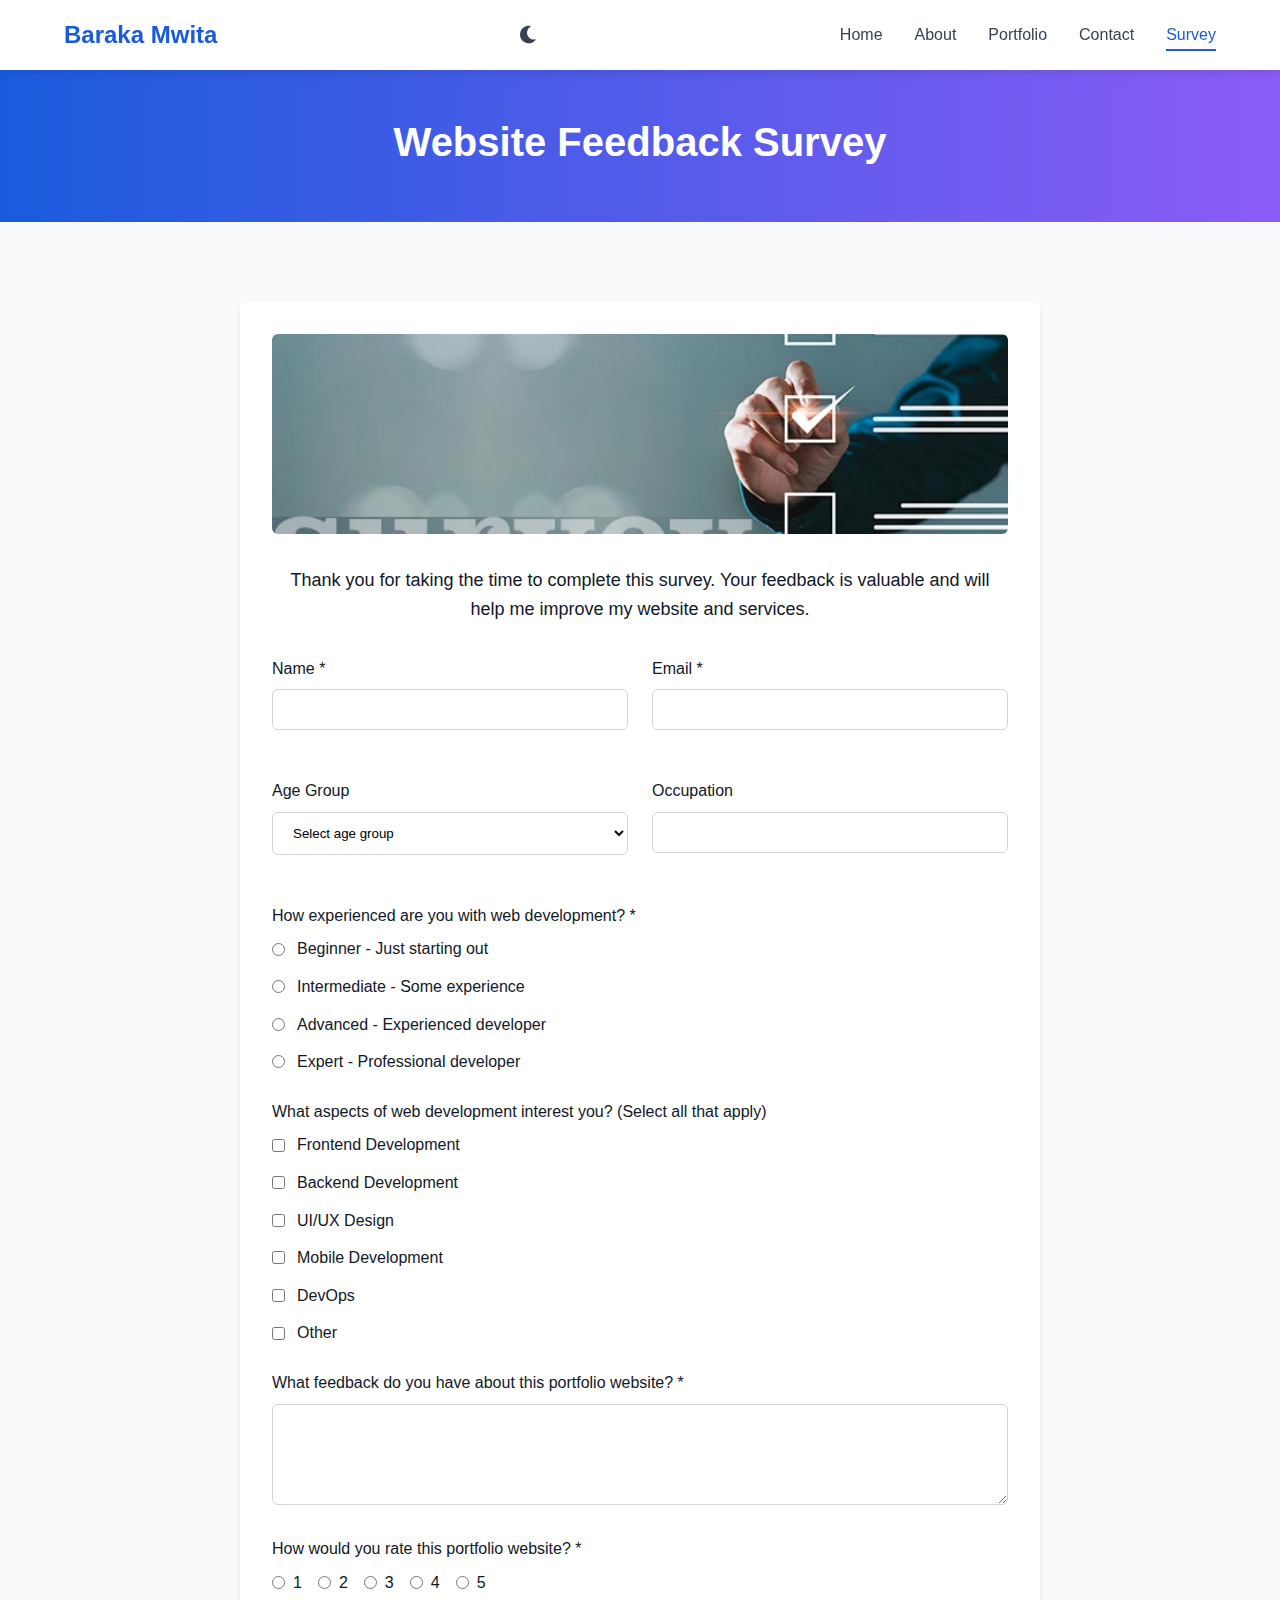
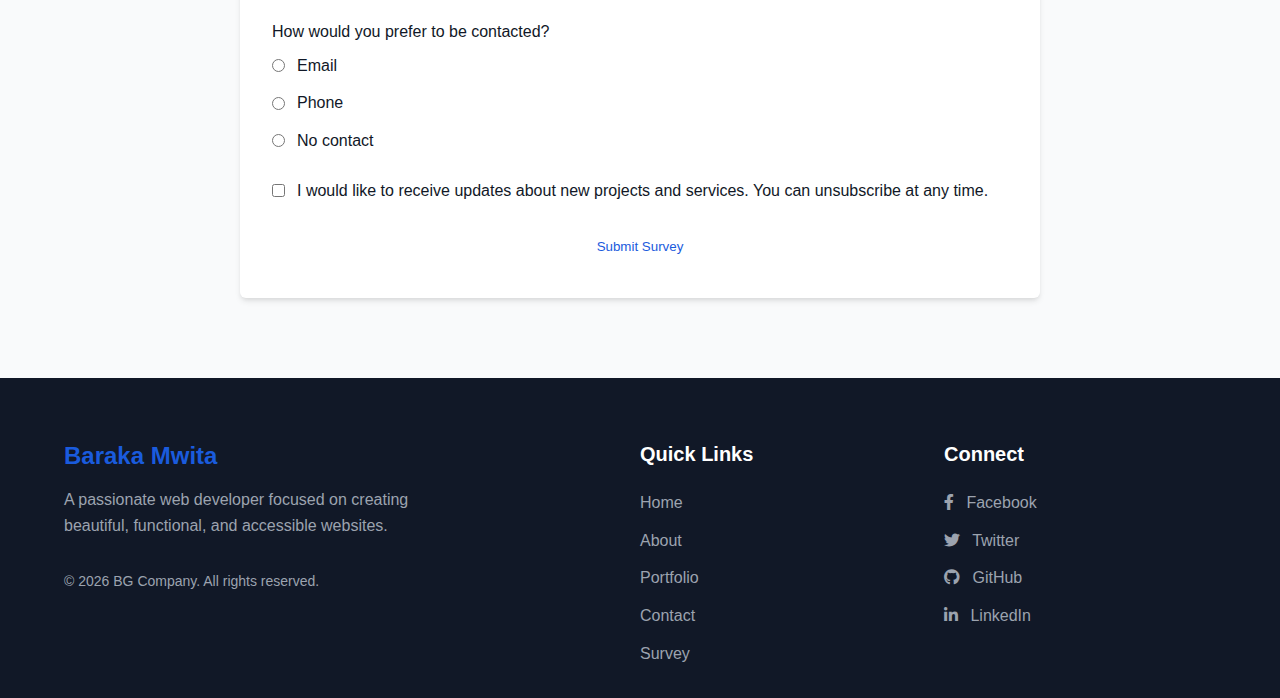
<file: survey.html>
<!DOCTYPE html>
<html lang="en">
<head>
    <meta charset="UTF-8">
    <meta name="viewport" content="width=device-width, initial-scale=1.0">
    <meta name="description" content="Website feedback survey - Share your thoughts and help improve my services">
    <meta name="keywords" content="web development, frontend, portfolio, survey, feedback, HTML, CSS, JavaScript">
    <meta name="author" content="Baraka Mwita">
    <title>Survey | My Portfolio</title>
    <link rel="stylesheet" href="styles.css">
    <link rel="stylesheet" href="print.css" media="print">
    <link rel="stylesheet" href="https://cdnjs.cloudflare.com/ajax/libs/font-awesome/6.0.0/css/all.min.css">
</head>
<body>
    <header class="main-header">
        <div class="container">
            <div class="header-content">
                <a href="index.html" class="logo">Baraka Mwita</a>
                <button id="theme-toggle" aria-label="Toggle dark/light mode">
                    <i class="fas fa-moon"></i>
                </button>
                <button id="mobile-menu-toggle" aria-label="Toggle menu">
                    <i class="fas fa-bars"></i>
                </button>
                <nav class="main-nav">
                    <ul>
                        <li><a href="index.html">Home</a></li>
                        <li><a href="about.html">About</a></li>
                        <li><a href="portfolio.html">Portfolio</a></li>
                        <li><a href="contact.html">Contact</a></li>
                        <li><a href="survey.html" class="active">Survey</a></li>
                    </ul>
                </nav>
            </div>
            <nav id="mobile-menu" class="mobile-nav">
                <ul>
                    <li><a href="index.html">Home</a></li>
                    <li><a href="about.html">About</a></li>
                    <li><a href="portfolio.html">Portfolio</a></li>
                    <li><a href="contact.html">Contact</a></li>
                    <li><a href="survey.html" class="active">Survey</a></li>
                </ul>
            </nav>
        </div>
    </header>

    <main>
        <section class="page-header">
            <div class="container">
                <h1>Website Feedback Survey</h1>
            </div>
        </section>

        <section class="survey-section">
            <div class="container">
                <div class="survey-container">
                    <div class="survey-header">
                        <img src="images/surveybanner.jpg" alt="Survey banner" class="survey-banner">
                        <p class="survey-description">Thank you for taking the time to complete this survey. Your feedback is valuable and will help me improve my website and services.</p>
                    </div>

                    <div id="success-message" class="success-message" style="display: none;">
                        <h3>Survey Submitted!</h3>
                        <p>Thank you for your valuable feedback.</p>
                        <button id="new-survey-btn" class="btn btn-primary">Submit Another Response</button>
                    </div>

                    <form id="survey-form" class="survey-form">
                        <div class="form-row">
                            <div class="form-group">
                                <label for="name" class="form-label">Name <span class="required">*</span></label>
                                <input type="text" id="name" name="name" class="form-control" required>
                            </div>

                            <div class="form-group">
                                <label for="email" class="form-label">Email <span class="required">*</span></label>
                                <input type="email" id="email" name="email" class="form-control" required>
                            </div>
                        </div>

                        <div class="form-row">
                            <div class="form-group">
                                <label for="age" class="form-label">Age Group</label>
                                <select id="age" name="age" class="form-control">
                                    <option value="">Select age group</option>
                                    <option value="under18">Under 18</option>
                                    <option value="18-24">18-24</option>
                                    <option value="25-34">25-34</option>
                                    <option value="35-44">35-44</option>
                                    <option value="45-54">45-54</option>
                                    <option value="55+">55+</option>
                                </select>
                            </div>

                            <div class="form-group">
                                <label for="occupation" class="form-label">Occupation</label>
                                <input type="text" id="occupation" name="occupation" class="form-control">
                            </div>
                        </div>

                        <div class="form-group">
                            <label class="form-label">How experienced are you with web development? <span class="required">*</span></label>
                            <div class="radio-group">
                                <div class="radio-option">
                                    <input type="radio" id="beginner" name="experience" value="beginner" required>
                                    <label for="beginner">Beginner - Just starting out</label>
                                </div>
                                <div class="radio-option">
                                    <input type="radio" id="intermediate" name="experience" value="intermediate" required>
                                    <label for="intermediate">Intermediate - Some experience</label>
                                </div>
                                <div class="radio-option">
                                    <input type="radio" id="advanced" name="experience" value="advanced" required>
                                    <label for="advanced">Advanced - Experienced developer</label>
                                </div>
                                <div class="radio-option">
                                    <input type="radio" id="expert" name="experience" value="expert" required>
                                    <label for="expert">Expert - Professional developer</label>
                                </div>
                            </div>
                        </div>

                        <div class="form-group">
                            <label class="form-label">What aspects of web development interest you? (Select all that apply)</label>
                            <div class="checkbox-group">
                                <div class="checkbox-option">
                                    <input type="checkbox" id="frontend" name="interests" value="frontend">
                                    <label for="frontend">Frontend Development</label>
                                </div>
                                <div class="checkbox-option">
                                    <input type="checkbox" id="backend" name="interests" value="backend">
                                    <label for="backend">Backend Development</label>
                                </div>
                                <div class="checkbox-option">
                                    <input type="checkbox" id="design" name="interests" value="design">
                                    <label for="design">UI/UX Design</label>
                                </div>
                                <div class="checkbox-option">
                                    <input type="checkbox" id="mobile" name="interests" value="mobile">
                                    <label for="mobile">Mobile Development</label>
                                </div>
                                <div class="checkbox-option">
                                    <input type="checkbox" id="devops" name="interests" value="devops">
                                    <label for="devops">DevOps</label>
                                </div>
                                <div class="checkbox-option">
                                    <input type="checkbox" id="other" name="interests" value="other">
                                    <label for="other">Other</label>
                                </div>
                            </div>
                        </div>

                        <div class="form-group">
                            <label for="feedback" class="form-label">What feedback do you have about this portfolio website? <span class="required">*</span></label>
                            <textarea id="feedback" name="feedback" rows="5" class="form-control" required></textarea>
                        </div>

                        <div class="form-group">
                            <label class="form-label">How would you rate this portfolio website? <span class="required">*</span></label>
                            <div class="rating-group">
                                <div class="rating-option">
                                    <input type="radio" id="rating-1" name="rating" value="1" required>
                                    <label for="rating-1">1</label>
                                </div>
                                <div class="rating-option">
                                    <input type="radio" id="rating-2" name="rating" value="2" required>
                                    <label for="rating-2">2</label>
                                </div>
                                <div class="rating-option">
                                    <input type="radio" id="rating-3" name="rating" value="3" required>
                                    <label for="rating-3">3</label>
                                </div>
                                <div class="rating-option">
                                    <input type="radio" id="rating-4" name="rating" value="4" required>
                                    <label for="rating-4">4</label>
                                </div>
                                <div class="rating-option">
                                    <input type="radio" id="rating-5" name="rating" value="5" required>
                                    <label for="rating-5">5</label>
                                </div>
                            </div>
                        </div>

                        <div class="form-group">
                            <label class="form-label">How would you prefer to be contacted?</label>
                            <div class="radio-group">
                                <div class="radio-option">
                                    <input type="radio" id="contact-email" name="contactMethod" value="email">
                                    <label for="contact-email">Email</label>
                                </div>
                                <div class="radio-option">
                                    <input type="radio" id="contact-phone" name="contactMethod" value="phone">
                                    <label for="contact-phone">Phone</label>
                                </div>
                                <div class="radio-option">
                                    <input type="radio" id="contact-none" name="contactMethod" value="none">
                                    <label for="contact-none">No contact</label>
                                </div>
                            </div>
                        </div>

                        <div class="form-group">
                            <div class="checkbox-option">
                                <input type="checkbox" id="subscribe" name="subscribe">
                                <label for="subscribe">I would like to receive updates about new projects and services. You can unsubscribe at any time.</label>
                            </div>
                        </div>

                        <div id="form-error" class="error-alert" style="display: none;"></div>

                        <button type="submit" class="btn btn-primary form-submit" id="submit-btn">Submit Survey</button>
                    </form>
                </div>
            </div>
        </section>
    </main>

    <footer class="main-footer">
        <div class="container">
            <div class="footer-grid">
                <div class="footer-info">
                    <h3>Baraka Mwita</h3>
                    <p>A passionate web developer focused on creating beautiful, functional, and accessible websites.</p>
                    <p class="copyright">&copy; <span id="current-year"></span> BG Company. All rights reserved.</p>
                </div>
                <div class="footer-links">
                    <h4 class="h4">Quick Links</h4>
                    <ul>
                        <li><a href="index.html">Home</a></li>
                        <li><a href="about.html">About</a></li>
                        <li><a href="portfolio.html">Portfolio</a></li>
                        <li><a href="contact.html">Contact</a></li>
                        <li><a href="survey.html">Survey</a></li>
                    </ul>
                </div>
                <div class="footer-social">
                    <h4 class="h4">Connect</h4>
                    <ul class="social-links">
                        <li><a href="#" aria-label="Facebook"><i class="fab fa-facebook-f"></i> Facebook</a></li>
                        <li><a href="#" aria-label="Twitter"><i class="fab fa-twitter"></i> Twitter</a></li>
                        <li><a href="#" aria-label="GitHub"><i class="fab fa-github"></i> GitHub</a></li>
                        <li><a href="#" aria-label="LinkedIn"><i class="fab fa-linkedin-in"></i> LinkedIn</a></li>
                    </ul>
                </div>
            </div>
        </div>
    </footer>

    <script src="main.js"></script>
    <script>
        document.getElementById('current-year').textContent = new Date().getFullYear();
        
        document.addEventListener('DOMContentLoaded', function() {
            const surveyForm = document.getElementById('survey-form');
            const successMessage = document.getElementById('success-message');
            const formError = document.getElementById('form-error');
            const submitBtn = document.getElementById('submit-btn');
            const newSurveyBtn = document.getElementById('new-survey-btn');
            
            if (surveyForm) {
                surveyForm.addEventListener('submit', function(e) {
                    e.preventDefault();
                    submitBtn.textContent = 'Submitting...';
                    submitBtn.disabled = true;
                    setTimeout(function() {
                        surveyForm.style.display = 'none';
                        successMessage.style.display = 'block';
                        surveyForm.reset();
                        submitBtn.textContent = 'Submit Survey';
                        submitBtn.disabled = false;
                    }, 1500);
                });
            }
            
            if (newSurveyBtn) {
                newSurveyBtn.addEventListener('click', function() {
                    successMessage.style.display = 'none';
                    surveyForm.style.display = 'block';
                });
            }
        });
    </script>
</body>
</html>
</file>
<file: print.css>
/* Print-specific styles */
@media print {
    /* Hide elements not needed for print */
    .main-header,
    .main-nav,
    .mobile-nav,
    #theme-toggle,
    #mobile-menu-toggle,
    .cta-section,
    .main-footer,
    .btn,
    .filter-buttons,
    .project-overlay,
    .project-actions,
    .social-icons,
    .video-container,
    .map-container {
      display: none !important;
    }
  
    /* General print styles */
    body {
      font-size: 12pt;
      line-height: 1.5;
      color: #000;
      background-color: #fff;
    }
  
    a {
      color: #000;
      text-decoration: underline;
    }
  
    h1,
    h2,
    h3,
    h4,
    h5,
    h6 {
      page-break-after: avoid;
      page-break-inside: avoid;
    }
  
    img {
      max-width: 100% !important;
      page-break-inside: avoid;
    }
  
    p,
    h2,
    h3 {
      orphans: 3;
      widows: 3;
    }
  
    /* Add page breaks */
    .page-header,
    .about-section,
    .skills-section,
    .experience-section,
    .interests-section,
    .portfolio-projects,
    .contact-section,
    .survey-section {
      page-break-before: always;
    }
  
    /* Container adjustments */
    .container {
      max-width: 100%;
      padding: 0;
    }
  
    /* Grid adjustments */
    .skills-grid,
    .projects-grid,
    .about-grid,
    .contact-grid,
    .footer-grid {
      display: block;
    }
  
    .skill-card,
    .project-card,
    .about-content,
    .contact-info,
    .contact-form {
      margin-bottom: 20pt;
      page-break-inside: avoid;
    }
  
    /* Add URLs after links */
    a[href^="http"]:after {
      content: " (" attr(href) ")";
      font-size: 10pt;
    }
  
    /* Don't show URLs for internal links */
    a[href^="#"]:after,
    a[href^="/"]:after {
      content: "";
    }
  
    /* Print-only elements */
    .print-only {
      display: block;
    }
  
    /* Hero section adjustments */
    .hero {
      background: none;
      color: #000;
      padding: 0;
    }
  
    /* Table adjustments */
    .stats-table th {
      background-color: #fff;
      color: #000;
      border: 1px solid #000;
    }
  
    .stats-table td {
      border: 1px solid #000;
    }
  
    /* Form adjustments */
    input,
    textarea,
    select {
      border: 1px solid #000;
    }
  
    /* Add page numbers */
    @page {
      margin: 2cm;
    }
  
    @page :first {
      margin-top: 3cm;
    }
  }
</file>
<file: styles.css>
/* ===== CSS Reset and Base Styles ===== */
:root {
    --primary-color: #1a5bdd;
    --primary-dark: #2563eb;
    --primary-light: #93c5fd;
    --secondary-color: #6b7280;
    --light-color: #f9fafb;
    --dark-color: #111827;
    --gray-100: #f3f4f6;
    --gray-200: #e5e7eb;
    --gray-300: #d1d5db;
    --gray-400: #9ca3af;
    --gray-500: #6b7280;
    --gray-600: #4b5563;
    --gray-700: #374151;
    --gray-800: #1f2937;
    --gray-900: #111827;
    --success-color: #10b981;
    --warning-color: #f59e0b;
    --error-color: #ef4444;
    --border-radius: 0.375rem;
    --box-shadow: 0 4px 6px -1px rgba(0, 0, 0, 0.1), 0 2px 4px -1px rgba(0, 0, 0, 0.06);
    --transition: all 0.3s ease;
    --font-sans: "Inter", -apple-system, BlinkMacSystemFont, "Segoe UI", Roboto, Oxygen, Ubuntu, Cantarell, "Open Sans",
      "Helvetica Neue", sans-serif;
  }
  
  /* Dark mode variables */
  .dark-mode {
    --primary-color: #60a5fa;
    --primary-dark: #3b82f6;
    --primary-light: #bfdbfe;
    --light-color: #111827;
    --dark-color: #f9fafb;
    --gray-100: #1f2937;
    --gray-200: #374151;
    --gray-300: #4b5563;
    --gray-400: #6b7280;
    --gray-500: #9ca3af;
    --gray-600: #d1d5db;
    --gray-700: #e5e7eb;
    --gray-800: #f3f4f6;
    --gray-900: #f9fafb;
  }
  
  * {
    margin: 0;
    padding: 0;
    box-sizing: border-box;
  }
  
  html {
    font-size: 16px;
    scroll-behavior: smooth;
  }
  
  body {
    font-family: var(--font-sans);
    line-height: 1.6;
    color: var(--dark-color);
    background-color: var(--light-color);
    transition: var(--transition);
  }
  
  .dark-mode body {
    color: var(--dark-color);
    background-color: var(--light-color);
  }
  
  img {
    max-width: 100%;
    height: auto;
    display: block;
  }
  
  a {
    color: var(--primary-color);
    text-decoration: none;
    transition: var(--transition);
  }
  
  a:hover {
    color: var(--primary-dark);
  }
  
  ul {
    list-style: none;
  }
  
  /* ===== Layout & Container ===== */
  .container {
    width: 100%;
    max-width: 1200px;
    margin: 0 auto;
    padding: 0 1.5rem;
  }
  
  .text-center {
    text-align: center;
  }
  
  /* ===== Typography ===== */
  h1,
  h2,
  h3,
  h4,
  h5,
  h6 {
    font-weight: 700;
    line-height: 1.2;
    margin-bottom: 1rem;
  }
  
  h1 {
    font-size: 2.5rem;
  }
  
  h2 {
    font-size: 2rem;
  }
  
  h3 {
    font-size: 1.5rem;
  }
  
  h4 {
    font-size: 1.25rem;
  }
  
  p {
    margin-bottom: 1rem;
  }
  
  .section-title {
    text-align: center;
    margin-bottom: 2.5rem;
    position: relative;
    padding-bottom: 1rem;
  }
  
  .section-title::after {
    content: "";
    position: absolute;
    bottom: 0;
    left: 50%;
    transform: translateX(-50%);
    width: 80px;
    height: 4px;
    background-color: var(--primary-color);
    border-radius: 2px;
  }
  
  .highlight {
    color: white;
  }
  
  /* ===== Header & Navigation ===== */
  .main-header {
    background-color: #fff;
    box-shadow: 0 2px 10px rgba(0, 0, 0, 0.1);
    position: sticky;
    top: 0;
    z-index: 100;
  }
  
  .dark-mode .main-header {
    background-color: var(--gray-900);
    box-shadow: 0 2px 10px rgba(0, 0, 0, 0.3);
  }
  
  .header-content {
    display: flex;
    justify-content: space-between;
    align-items: center;
    height: 70px;
  }
  
  .logo {
    font-size: 1.5rem;
    font-weight: 700;
    color: var(--primary-color);
  }
  
  .main-nav ul {
    display: flex;
    gap: 2rem;
  }
  
  .main-nav a {
    color: var(--gray-700);
    font-weight: 500;
    padding: 0.5rem 0;
    position: relative;
  }
  
  .dark-mode .main-nav a {
    color: var(--gray-100);
  }
  
  .main-nav a::after {
    content: "";
    position: absolute;
    bottom: 0;
    left: 0;
    width: 0;
    height: 2px;
    background-color: var(--primary-color);
    transition: var(--transition);
  }
  
  .main-nav a:hover::after,
  .main-nav a.active::after {
    width: 100%;
  }
  
  .main-nav a:hover,
  .main-nav a.active {
    color: var(--primary-color);
  }
  
  #theme-toggle,
  #mobile-menu-toggle {
    background: none;
    border: none;
    color: var(--gray-700);
    font-size: 1.25rem;
    cursor: pointer;
    padding: 0.5rem;
    border-radius: 50%;
    transition: var(--transition);
  }
  
  .dark-mode #theme-toggle,
  .dark-mode #mobile-menu-toggle {
    color: var(--gray-300);
  }
  
  #theme-toggle:hover,
  #mobile-menu-toggle:hover {
    background-color: var(--gray-700);
  }
  
  .dark-mode #theme-toggle:hover,
  .dark-mode #mobile-menu-toggle:hover {
    background-color: var(--gray-800);
  }
  
  .mobile-nav {
    display: none;
    padding: 1rem 0;
    border-top: 1px solid var(--gray-200);
  }
  
  .dark-mode .mobile-nav {
    border-top: 1px solid var(--gray-700);
  }
  
  .mobile-nav ul {
    display: flex;
    flex-direction: column;
    gap: 1rem;
  }
  
  .mobile-nav a {
    display: block;
    padding: 0.5rem 0;
    color: var(--gray-700);
    font-weight: 500;
  }
  
  .dark-mode .mobile-nav a {
    color: var(--gray-300);
  }
  
  .mobile-nav a:hover,
  .mobile-nav a.active {
    color: var(--primary-color);
  }
  
  #mobile-menu-toggle {
    display: none;
  }
  
  /* ===== Hero Section ===== */
  .hero {
    padding: 5rem 0;
    background: linear-gradient(to right, var(--primary-color), #8b5cf6);
    color: white;
    border-radius: 0 0 var(--border-radius) var(--border-radius);
  }
  
  .hero-content {
    max-width: 600px;
  }
  
  .hero h1 {
    font-size: 3rem;
    margin-bottom: 1rem;
  }
  
  .hero h2 {
    font-size: 1.75rem;
    font-weight: 500;
    margin-bottom: 1.5rem;
  }
  
  .hero p {
    font-size: 1.25rem;
    margin-bottom: 2rem;
  }
  
  .hero-image {
    display: none;
  }
  
  .greeting {
    font-size: 1.25rem;
    margin-bottom: 1rem;
    font-weight: 300;
  }
  
  /* ===== Buttons ===== */
  .btn {
    display: inline-block;
    padding: 0.75rem 1.5rem;
    border-radius: 9999px;
    font-weight: 500;
    text-align: center;
    transition: var(--transition);
    cursor: pointer;
    border: none;
  }
  
  .btn-primary {
    background-color: white;
    color: var(--primary-color);
  }
  
  .btn-primary:hover {
    background-color: var(--gray-100);
    color: var(--primary-dark);
  }
  
  .btn-outline {
    background-color: transparent;
    border: 2px solid white;
    color: white;
  }
  
  .btn-outline:hover {
    background-color: white;
    color: var(--primary-color);
  }
  
  .btn-large {
    padding: 1rem 2rem;
    font-size: 1.125rem;
  }
  
  .btn-sm {
    padding: 0.5rem 1rem;
    font-size: 0.875rem;
  }
  
  .cta-buttons {
    display: flex;
    flex-wrap: wrap;
    gap: 1rem;
  }
  
  /* ===== Skills Section ===== */
  .featured-skills {
    padding: 5rem 0;
  }
  
  .skills-grid {
    display: grid;
    grid-template-columns: repeat(auto-fill, minmax(300px, 1fr));
    gap: 2rem;
  }
  
  .skill-card {
    background-color: white;
    border-radius: var(--border-radius);
    padding: 2rem;
    box-shadow: var(--box-shadow);
    transition: var(--transition);
  }
  
  .dark-mode .skill-card {
    background-color: var(--gray-800);
    color: var(--primary-color);
  }
  
  .skill-card:hover {
    transform: translateY(-5px);
  }
  
  .skill-icon {
    font-size: 2.5rem;
    color: var(--primary-color);
    margin-bottom: 1.5rem;
  }
  
  /* ===== Projects Section ===== */
  .featured-projects {
    padding: 5rem 0;
    background-color: var(--gray-100);
  }
  
  .dark-mode .featured-projects {
    background-color: var(--gray-800);
    color: var(--primary-color);
  }
  
  .projects-grid {
    display: grid;
    grid-template-columns: repeat(auto-fill, minmax(300px, 1fr));
    gap: 2rem;
    margin-bottom: 3rem;
  }
  
  .project-card {
    background-color: white;
    border-radius: var(--border-radius);
    overflow: hidden;
    box-shadow: var(--box-shadow);
    transition: var(--transition);
  }
  
  .dark-mode .project-card {
    background-color: var(--gray-800);
  }
  
  .project-card:hover {
    transform: translateY(-5px);
  }
  
  .project-image {
    position: relative;
    height: 200px;
    overflow: hidden;
  }
  
  .project-image img {
    width: 100%;
    height: 100%;
    object-fit: cover;
    transition: var(--transition);
  }
  
  .project-overlay {
    position: absolute;
    top: 0;
    left: 0;
    width: 100%;
    height: 100%;
    background-color: rgba(0, 0, 0, 0.7);
    display: flex;
    align-items: center;
    justify-content: center;
    opacity: 0;
    transition: var(--transition);
  }
  
  .project-card:hover .project-overlay {
    opacity: 1;
  }
  
  .project-actions {
    text-align: center;
  }
  
  .details-btn {
    background-color: var(--primary-color);
    color: white;
    border: none;
    padding: 0.75rem 1.5rem;
    border-radius: 9999px;
    font-weight: 500;
    cursor: pointer;
    transition: var(--transition);
  }
  
  .details-btn:hover {
    background-color: var(--primary-dark);
  }
  
  .project-content {
    padding: 1.5rem;
  }
  
  .project-details {
    margin-top: 1rem;
    max-height: 0;
    overflow: hidden;
    transition: var(--transition);
  }
  
  .project-details.show {
    max-height: 200px;
    margin-top: 1.5rem;
  }
  
  .project-tags {
    display: flex;
    flex-wrap: wrap;
    gap: 0.5rem;
    margin-bottom: 1rem;
  }
  
  .tag {
    background-color: var(--gray-200);
    color: var(--gray-700);
    padding: 0.25rem 0.75rem;
    border-radius: 9999px;
    font-size: 0.875rem;
  }
  
  .dark-mode .tag {
    background-color: var(--gray-700);
    color: var(--gray-200);
  }
  
  .project-links {
    display: flex;
    gap: 1rem;
  }
  
  .project-link {
    color: var(--primary-color);
    font-weight: 500;
  }
  
  /* ===== Testimonials Section ===== */
  .testimonials {
    padding: 5rem 0;
  }
  
  .testimonial-card {
    background-color: white;
    border-radius: var(--border-radius);
    padding: 2rem;
    box-shadow: var(--box-shadow);
    max-width: 800px;
    margin: 0 auto;
  }
  
  .dark-mode .testimonial-card {
    background-color: var(--gray-800);
    color: var(--primary-color);
  }
  
  .testimonial-card blockquote {
    font-size: 1.25rem;
    font-style: italic;
    margin-bottom: 2rem;
    position: relative;
  }
  
  .testimonial-card blockquote::before {
    content: "\201C";
    font-size: 4rem;
    position: absolute;
    left: -1.5rem;
    top: -1.5rem;
    color: var(--gray-300);
    opacity: 0.5;
  }
  
  .testimonial-author {
    display: flex;
    align-items: center;
  }
  
  .author-image {
    width: 50px;
    height: 50px;
    border-radius: 50%;
    margin-right: 1rem;
  }
  
  .author-name {
    font-weight: 700;
    margin-bottom: 0;
  }
  
  .author-title {
    color: var(--gray-500);
    font-size: 0.875rem;
    margin-bottom: 0;
  }
  
  /* ===== CTA Section ===== */
  .cta-section {
    padding: 5rem 0;
    text-align: center;
    background-color: var(--primary-color);
    color: white;
  }
  
  .cta-section h2 {
    font-size: 2.5rem;
    margin-bottom: 1rem;
  }
  
  .cta-section p {
    font-size: 1.25rem;
    max-width: 700px;
    margin: 0 auto 2rem;
  }
  
  .cta-section .btn {
    background-color: white;
    color: var(--primary-color);
  }
  
  .cta-section .btn:hover {
    background-color: var(--gray-100);
  }
  
  /* ===== Footer ===== */
  .main-footer {
    background-color: var(--dark-color);
    color: white;
    padding: 4rem 0 2rem;
  }
  
  .footer-grid {
    display: grid;
    grid-template-columns: 2fr 1fr 1fr;
    gap: 2rem;
  }
  
  .footer-info h3 {
    color: var(--primary-color);
    margin-bottom: 1rem;
  }
  
  .footer-info p {
    color: var(--gray-400);
    max-width: 400px;
  }
  
  .copyright {
    font-size: 0.875rem;
    margin-top: 2rem;
  }
  
  .footer-links h4,
  .footer-social h4 {
    color: white;
    margin-bottom: 1.5rem;
  }
  
  .footer-links ul,
  .social-links {
    display: flex;
    flex-direction: column;
    gap: 0.75rem;
  }
  
  .footer-links a,
  .social-links a {
    color: var(--gray-400);
    transition: var(--transition);
  }
  
  .footer-links a:hover,
  .social-links a:hover {
    color: var(--primary-color);
  }
  
  .social-links i {
    margin-right: 0.5rem;
  }

   .dark-mode .h4{
       color: var(--primary-color)
   }
  
  /* ===== Page Header ===== */
  .page-header {
    background: linear-gradient(to right, var(--primary-color), #8b5cf6);
    color: white;
    padding: 3rem 0;
    text-align: center;
  }
  
  .page-header h1 {
    margin-bottom: 0.5rem;
  }
  
  .page-description {
    max-width: 700px;
    margin: 0 auto;
    font-size: 1.125rem;
  }
  
  /* ===== About Page ===== */
  .about-section {
    padding: 5rem 0;
  }
  
  .about-grid {
    display: grid;
    grid-template-columns: 1fr 1fr;
    gap: 3rem;
    align-items: center;
  }
  
  .about-image img {
    border-radius: var(--border-radius);
    box-shadow: var(--box-shadow);
  }
  
  .about-content h2 {
    margin-top: 2rem;
  }
  
  .about-content h2:first-child {
    margin-top: 0;
  }
  
  .skills-section,
  .experience-section,
  .interests-section {
    padding: 5rem 0;
  }
  
  .skills-section {
    background-color: var(--gray-300);
  }
  
  .dark-mode .skills-section {
    background-color: var(--gray-800);
    color: var(--primary-color);
  }
  
  .skills-technical,
  .skills-soft {
    background-color: white;
    border-radius: var(--border-radius);
    padding: 2rem;
    box-shadow: var(--box-shadow);
  }
  
  .dark-mode .skills-technical,
  .dark-mode .skills-soft {
    background-color: var(--gray-800);
    color: var(--primary-color);
  }
  
  .skills-list {
    list-style: disc;
    padding-left: 1.5rem;
    margin-bottom: 1.5rem;
  }
  
  .skills-list li {
    margin-bottom: 0.75rem;
  }
  
  .tags-container {
    display: flex;
    flex-wrap: wrap;
    gap: 0.5rem;
  }
  
  .education-list {
    margin-top: 1.5rem;
  }
  
  .education-list li {
    margin-bottom: 1rem;
  }
  
  .education-degree {
    font-weight: 600;
    margin-bottom: 0.25rem;
  }
  
  .education-school {
    color: var(--gray-500);
    font-size: 0.875rem;
  }
  
  .experience-timeline {
    background-color: white;
    border-radius: var(--border-radius);
    padding: 2rem;
    box-shadow: var(--box-shadow);
  }
  
  .dark-mode .experience-timeline {
    background-color: var(--gray-800);
    color: var(--primary-color);
  }
  
  .experience-item {
    padding-left: 1.5rem;
    border-left: 4px solid var(--primary-color);
    margin-bottom: 2rem;
  }
  
  .experience-item:last-child {
    margin-bottom: 0;
  }
  
  .experience-meta {
    color: var(--gray-500);
    margin-bottom: 1rem;
  }
  
  .experience-item ul {
    list-style: disc;
    padding-left: 1.5rem;
  }
  
  .interests-grid {
    display: grid;
    grid-template-columns: repeat(auto-fill, minmax(250px, 1fr));
    gap: 2rem;
  }
  
  .interest-card {
    background-color: white;
    border-radius: var(--border-radius);
    padding: 2rem;
    box-shadow: var(--box-shadow);
    text-align: center;
  }
  
  .dark-mode .interest-card {
    background-color: var(--gray-800);
    color: var(--primary-color);
  }
  
  .interest-emoji {
    font-size: 3rem;
    margin-bottom: 1rem;
  }
  
  .media-section {
    padding: 5rem 0;
    background-color: var(--gray-100);
  }
  
  .dark-mode .media-section {
    background-color: var(--gray-800);
    color: var(--primary-color);
  }
  
  .media-grid {
    display: grid;
    grid-template-columns: 1fr 1fr;
    gap: 2rem;
  }
  
  .media-item {
    background-color: white;
    border-radius: var(--border-radius);
    padding: 1.5rem;
    box-shadow: var(--box-shadow);
  }
  
  .dark-mode .media-item {
    background-color: var(--gray-800);
    color: var(--primary-color);
  }
  
  .video-container,
  .map-container {
    position: relative;
    padding-bottom: 56.25%; /* 16:9 aspect ratio */
    height: 0;
    overflow: hidden;
    border-radius: var(--border-radius);
    margin-top: 1rem;
  }
  
  .video-container iframe,
  .map-container iframe {
    position: absolute;
    top: 0;
    left: 0;
    width: 100%;
    height: 100%;
    border: 0;
  }
  
  /* ===== Portfolio Page ===== */
  .portfolio-filter {
    padding: 2rem 0;
  }
  
  .filter-buttons {
    display: flex;
    flex-wrap: wrap;
    justify-content: center;
    gap: 1rem;
    margin-bottom: 2rem;
  }
  
  .filter-btn {
    background-color: var(--gray-200);
    color: var(--gray-700);
    border: none;
    padding: 0.5rem 1.5rem;
    border-radius: 9999px;
    cursor: pointer;
    transition: var(--transition);
  }
  
  .dark-mode .filter-btn {
    background-color: var(--gray-700);
    color: var(--primary-color);
  }
  
  .filter-btn.active,
  .filter-btn:hover {
    background-color: var(--primary-color);
    color: white;
  }
  
  .portfolio-projects {
    padding-bottom: 5rem;
  }
  
  .dark-mode .portfolio-projects{
    color: var(--primary-color);
  }

  .image-map-section {
    padding: 5rem 0;
    background-color: var(--gray-100);
  }
  
  .dark-mode .image-map-section {
    background-color: var(--gray-800);
    color: var(--primary-color);
  }
  
  .image-map-container {
    position: relative;
    max-width: 800px;
    margin: 0 auto;
  }
  
  .image-map-container img {
    width: 100%;
    border-radius: var(--border-radius);
  }
  
  .project-stats {
    padding: 5rem 0;
  }
  
  .table-responsive {
    overflow-x: auto;
  }
  
  .stats-table {
    width: 100%;
    border-collapse: collapse;
    margin-top: 2rem;
  }
  
  .stats-table th,
  .stats-table td {
    padding: 1rem;
    text-align: left;
    border-bottom: 1px solid var(--gray-300);
  }
  
  .dark-mode .stats-table th,
  .dark-mode .stats-table td {
    border-bottom: 1px solid var(--gray-700);
    color: var(--primary-color);
  }
  
  .stats-table th {
    background-color: #34FFAF;
  }
  
  .stats-table tr:nth-child(even) {
    background-color: var(--gray-100);
  }
  
  .dark-mode .stats-table tr:nth-child(even) {
    background-color: var(--gray-800);
    color: var(--primary-color);
  }
  
  .stats-table tfoot {
    font-weight: 700;
  }
  
  .client-section {
    padding: 5rem 0;
    background-color: var(--gray-100);
  }
  
  .dark-mode .client-section {
    background-color: var(--gray-800);
    color: var(--primary-color);
  }
  
  .client-grid {
    display: grid;
    grid-template-columns: repeat(auto-fill, minmax(200px, 1fr));
    gap: 2rem;
    align-items: center;
    justify-items: center;
  }
  
  .client-logo {
    filter: grayscale(100%);
    opacity: 0.7;
    transition: var(--transition);
  }
  
  .client-logo:hover {
    filter: grayscale(0);
    opacity: 1;
  }

  .dark-mode #th{
       color: black;  
     }
  /* ===== Contact Page ===== */
  .contact-section {
    padding: 5rem 0;
  }
  
  .contact-grid {
    display: grid;
    grid-template-columns: 1fr 1fr;
    gap: 3rem;
  }
  
  .contact-info,
  .contact-form {
    background-color: white;
    border-radius: var(--border-radius);
    padding: 2rem;
    box-shadow: var(--box-shadow);
  }
  
  .dark-mode .contact-info,
  .dark-mode .contact-form {
    background-color: var(--gray-800);
    color: var(--primary-color);
  }
  
  .contact-methods {
    margin-top: 2rem;
  }
  
  .contact-method {
    display: flex;
    align-items: flex-start;
    margin-bottom: 1.5rem;
  }
  
  .contact-icon {
    background-color: var(--primary-light);
    color: var(--primary-color);
    width: 40px;
    height: 40px;
    border-radius: 50%;
    display: flex;
    align-items: center;
    justify-content: center;
    margin-right: 1rem;
  }
  
  .dark-mode .contact-icon {
    background-color: var(--gray-700);
    color: var(--primary-color);
  }
  
  .contact-label {
    font-weight: 600;
    margin-bottom: 0.25rem;
  }
  
  .contact-value {
    color: var(--gray-500);
  }
  
  .social-section {
    margin-top: 2rem;
  }
  
  .social-icons {
    display: flex;
    gap: 1rem;
    margin-top: 1rem;
  }
  
  .social-icon {
    background-color: var(--gray-200);
    color: var(--gray-700);
    width: 40px;
    height: 40px;
    border-radius: 50%;
    display: flex;
    align-items: center;
    justify-content: center;
    transition: var(--transition);
  }
  
  .dark-mode .social-icon {
    background-color: var(--gray-700);
    color: var(--gray-200);
  }
  
  .social-icon:hover {
    background-color: var(--primary-color);
    color: white;
  }
  
  .form-group {
    margin-bottom: 1.5rem;
  }
  
  .form-label {
    display: block;
    margin-bottom: 0.5rem;
    font-weight: 500;
  }
  
  .form-control {
    width: 100%;
    padding: 0.75rem 1rem;
    border: 1px solid var(--gray-300);
    border-radius: var(--border-radius);
    background-color: white;
    transition: var(--transition);
  }
  
  .dark-mode .form-control {
    background-color: var(--gray-700);
    border-color: var(--gray-600);
    color: white;
  }
  
  .form-control:focus {
    outline: none;
    border-color: var(--primary-color);
    box-shadow: 0 0 0 3px var(--primary-light);
  }
  
  .form-control.error {
    border-color: var(--error-color);
  }
  
  .error-message {
    color: var(--error-color);
    font-size: 0.875rem;
    margin-top: 0.5rem;
  }
  
  .form-submit {
    width: 100%;
  }
  
  .success-message {
    background-color: #d1fae5;
    color: #065f46;
    padding: 1rem;
    border-radius: var(--border-radius);
    margin-bottom: 1.5rem;
  }
  
  .dark-mode .success-message {
    background-color: #064e3b;
    color: #a7f3d0;
  }
  
  .error-alert {
    background-color: #fee2e2;
    color: #b91c1c;
    padding: 1rem;
    border-radius: var(--border-radius);
    margin-bottom: 1.5rem;
  }
  
  .dark-mode .error-alert {
    background-color: #7f1d1d;
    color: #fecaca;
  }
  
  .map-section {
    margin-top: 2rem;
  }
  
  .map-container {
    height: 300px;
    border-radius: var(--border-radius);
    overflow: hidden;
  }
  
  /* ===== Survey Page ===== */
  .survey-section {
    padding: 5rem 0;
  }
  
  .survey-container {
    max-width: 800px;
    margin: 0 auto;
    background-color: white;
    border-radius: var(--border-radius);
    padding: 2rem;
    box-shadow: var(--box-shadow);
  }
  
  .dark-mode .survey-container {
    background-color: var(--gray-800);
    color: var(--primary-color);
  }
  
  .survey-header {
    text-align: center;
    margin-bottom: 2rem;
  }
  
  .dark-mode #age{
    color: var(--primary-color);
  }

  .survey-banner {
    width: 100%;
    height: 200px;
    object-fit: cover;
    border-radius: var(--border-radius);
    margin-bottom: 2rem;
  }
  
  .survey-description {
    font-size: 1.125rem;
    margin-bottom: 2rem;
  }
  
  .survey-form {
    margin-top: 2rem;
  }
  
  .form-row {
    display: grid;
    grid-template-columns: 1fr 1fr;
    gap: 1.5rem;
    margin-bottom: 1.5rem;
  }
  
  .radio-group,
  .checkbox-group {
    margin-bottom: 1.5rem;
  }
  
  .radio-option,
  .checkbox-option {
    display: flex;
    align-items: center;
    margin-bottom: 0.75rem;
  }
  
  .radio-option input,
  .checkbox-option input {
    margin-right: 0.75rem;
  }
  
  .rating-group {
    display: flex;
    gap: 1rem;
    margin-top: 0.5rem;
  }
  
  .rating-option {
    display: flex;
    align-items: center;
  }
  
  .rating-option input {
    margin-right: 0.5rem;
  }
  
  /* ===== Responsive Styles ===== */
  @media (max-width: 992px) {
    .footer-grid {
      grid-template-columns: 1fr 1fr;
    }
  
    .footer-info {
      grid-column: span 2;
    }
  
    .media-grid,
    .contact-grid {
      grid-template-columns: 1fr;
      gap: 2rem;
    }
  }
  
  @media (max-width: 768px) {
    .main-nav {
      display: none;
    }
  
    #mobile-menu-toggle {
      display: block;
    }
  
    .about-grid,
    .skills-grid {
      grid-template-columns: 1fr;
    }
  
    .hero h1 {
      font-size: 2.5rem;
    }
  
    .hero h2 {
      font-size: 1.5rem;
    }
  
    .section-title {
      font-size: 1.75rem;
    }
  
    .footer-grid {
      grid-template-columns: 1fr;
    }
  
    .footer-info {
      grid-column: span 1;
    }
  }
  
  @media (min-width: 992px) {
    .hero .container {
      display: grid;
      grid-template-columns: 1fr 1fr;
      align-items: center;
      gap: 2rem;
    }
  
    .hero-image {
      display: block;
    }
  }
  
  /* ===== Accessibility Focus Styles ===== */
  a:focus,
  button:focus,
  input:focus,
  textarea:focus,
  select:focus {
    outline: 2px solid var(--primary-color);
    outline-offset: 2px;
  }
  
  /* ===== Animation ===== */
  @keyframes fadeIn {
    from {
      opacity: 0;
    }
    to {
      opacity: 1;
    }
  }
  
  @keyframes slideUp {
    from {
      transform: translateY(20px);
      opacity: 0;
    }
    to {
      transform: translateY(0);
      opacity: 1;
    }
  }
  
  .fade-in {
    animation: fadeIn 0.5s ease-in-out;
  }
  
  .slide-up {
    animation: slideUp 0.5s ease-in-out;
  }
</file>
